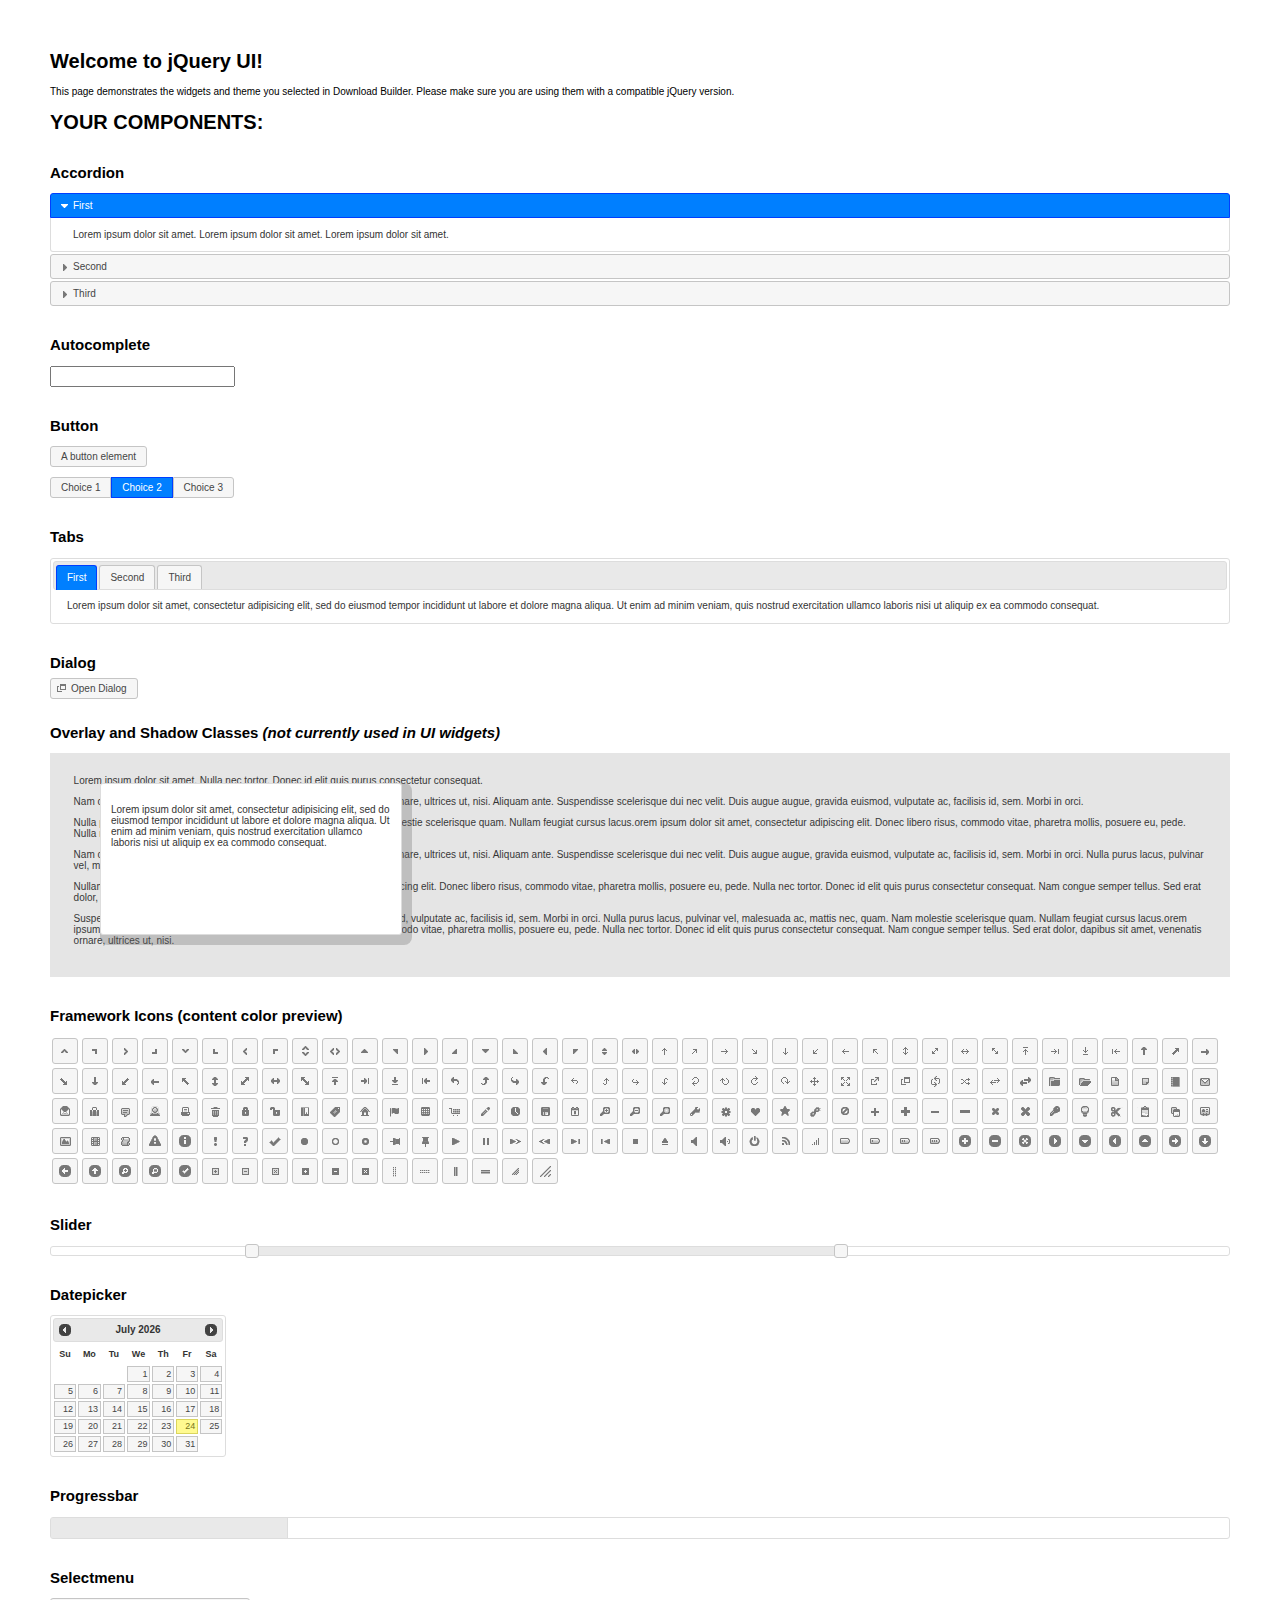
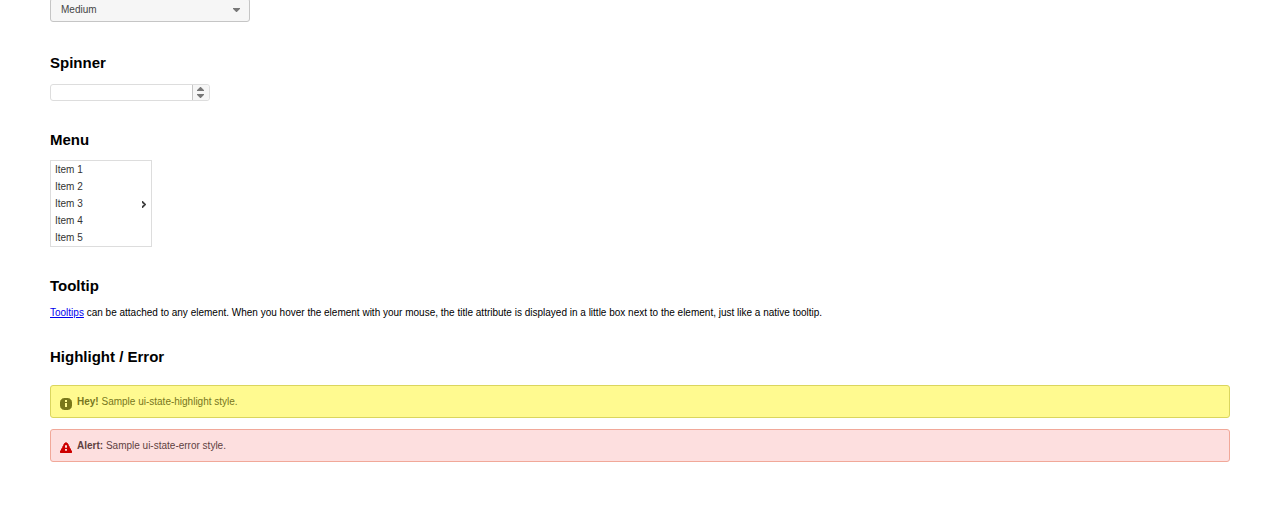
<file: asset/jquery-ui-1.11.4.custom/index.html>
<!doctype html>
<html lang="us">
<head>
	<meta charset="utf-8">
	<title>jQuery UI Example Page</title>
	<link href="jquery-ui.css" rel="stylesheet">
	<style>
	body{
		font: 62.5% "Trebuchet MS", sans-serif;
		margin: 50px;
	}
	.demoHeaders {
		margin-top: 2em;
	}
	#dialog-link {
		padding: .4em 1em .4em 20px;
		text-decoration: none;
		position: relative;
	}
	#dialog-link span.ui-icon {
		margin: 0 5px 0 0;
		position: absolute;
		left: .2em;
		top: 50%;
		margin-top: -8px;
	}
	#icons {
		margin: 0;
		padding: 0;
	}
	#icons li {
		margin: 2px;
		position: relative;
		padding: 4px 0;
		cursor: pointer;
		float: left;
		list-style: none;
	}
	#icons span.ui-icon {
		float: left;
		margin: 0 4px;
	}
	.fakewindowcontain .ui-widget-overlay {
		position: absolute;
	}
	select {
		width: 200px;
	}
	</style>
</head>
<body>

<h1>Welcome to jQuery UI!</h1>

<div class="ui-widget">
	<p>This page demonstrates the widgets and theme you selected in Download Builder. Please make sure you are using them with a compatible jQuery version.</p>
</div>

<h1>YOUR COMPONENTS:</h1>

<!-- Accordion -->
<h2 class="demoHeaders">Accordion</h2>
<div id="accordion">
	<h3>First</h3>
	<div>Lorem ipsum dolor sit amet. Lorem ipsum dolor sit amet. Lorem ipsum dolor sit amet.</div>
	<h3>Second</h3>
	<div>Phasellus mattis tincidunt nibh.</div>
	<h3>Third</h3>
	<div>Nam dui erat, auctor a, dignissim quis.</div>
</div>

<!-- Autocomplete -->
<h2 class="demoHeaders">Autocomplete</h2>
<div>
	<input id="autocomplete" title="type &quot;a&quot;">
</div>

<!-- Button -->
<h2 class="demoHeaders">Button</h2>
<button id="button">A button element</button>
<form style="margin-top: 1em;">
	<div id="radioset">
		<input type="radio" id="radio1" name="radio"><label for="radio1">Choice 1</label>
		<input type="radio" id="radio2" name="radio" checked="checked"><label for="radio2">Choice 2</label>
		<input type="radio" id="radio3" name="radio"><label for="radio3">Choice 3</label>
	</div>
</form>

<!-- Tabs -->
<h2 class="demoHeaders">Tabs</h2>
<div id="tabs">
	<ul>
		<li><a href="#tabs-1">First</a></li>
		<li><a href="#tabs-2">Second</a></li>
		<li><a href="#tabs-3">Third</a></li>
	</ul>
	<div id="tabs-1">Lorem ipsum dolor sit amet, consectetur adipisicing elit, sed do eiusmod tempor incididunt ut labore et dolore magna aliqua. Ut enim ad minim veniam, quis nostrud exercitation ullamco laboris nisi ut aliquip ex ea commodo consequat.</div>
	<div id="tabs-2">Phasellus mattis tincidunt nibh. Cras orci urna, blandit id, pretium vel, aliquet ornare, felis. Maecenas scelerisque sem non nisl. Fusce sed lorem in enim dictum bibendum.</div>
	<div id="tabs-3">Nam dui erat, auctor a, dignissim quis, sollicitudin eu, felis. Pellentesque nisi urna, interdum eget, sagittis et, consequat vestibulum, lacus. Mauris porttitor ullamcorper augue.</div>
</div>

<!-- Dialog NOTE: Dialog is not generated by UI in this demo so it can be visually styled in themeroller-->
<h2 class="demoHeaders">Dialog</h2>
<p><a href="#" id="dialog-link" class="ui-state-default ui-corner-all"><span class="ui-icon ui-icon-newwin"></span>Open Dialog</a></p>

<h2 class="demoHeaders">Overlay and Shadow Classes <em>(not currently used in UI widgets)</em></h2>
<div style="position: relative; width: 96%; height: 200px; padding:1% 2%; overflow:hidden;" class="fakewindowcontain">
	<p>Lorem ipsum dolor sit amet,  Nulla nec tortor. Donec id elit quis purus consectetur consequat. </p><p>Nam congue semper tellus. Sed erat dolor, dapibus sit amet, venenatis ornare, ultrices ut, nisi. Aliquam ante. Suspendisse scelerisque dui nec velit. Duis augue augue, gravida euismod, vulputate ac, facilisis id, sem. Morbi in orci. </p><p>Nulla purus lacus, pulvinar vel, malesuada ac, mattis nec, quam. Nam molestie scelerisque quam. Nullam feugiat cursus lacus.orem ipsum dolor sit amet, consectetur adipiscing elit. Donec libero risus, commodo vitae, pharetra mollis, posuere eu, pede. Nulla nec tortor. Donec id elit quis purus consectetur consequat. </p><p>Nam congue semper tellus. Sed erat dolor, dapibus sit amet, venenatis ornare, ultrices ut, nisi. Aliquam ante. Suspendisse scelerisque dui nec velit. Duis augue augue, gravida euismod, vulputate ac, facilisis id, sem. Morbi in orci. Nulla purus lacus, pulvinar vel, malesuada ac, mattis nec, quam. Nam molestie scelerisque quam. </p><p>Nullam feugiat cursus lacus.orem ipsum dolor sit amet, consectetur adipiscing elit. Donec libero risus, commodo vitae, pharetra mollis, posuere eu, pede. Nulla nec tortor. Donec id elit quis purus consectetur consequat. Nam congue semper tellus. Sed erat dolor, dapibus sit amet, venenatis ornare, ultrices ut, nisi. Aliquam ante. </p><p>Suspendisse scelerisque dui nec velit. Duis augue augue, gravida euismod, vulputate ac, facilisis id, sem. Morbi in orci. Nulla purus lacus, pulvinar vel, malesuada ac, mattis nec, quam. Nam molestie scelerisque quam. Nullam feugiat cursus lacus.orem ipsum dolor sit amet, consectetur adipiscing elit. Donec libero risus, commodo vitae, pharetra mollis, posuere eu, pede. Nulla nec tortor. Donec id elit quis purus consectetur consequat. Nam congue semper tellus. Sed erat dolor, dapibus sit amet, venenatis ornare, ultrices ut, nisi. </p>

	<!-- ui-dialog -->
	<div class="ui-overlay"><div class="ui-widget-overlay"></div><div class="ui-widget-shadow ui-corner-all" style="width: 302px; height: 152px; position: absolute; left: 50px; top: 30px;"></div></div>
	<div style="position: absolute; width: 280px; height: 130px;left: 50px; top: 30px; padding: 10px;" class="ui-widget ui-widget-content ui-corner-all">
		<div class="ui-dialog-content ui-widget-content" style="background: none; border: 0;">
			<p>Lorem ipsum dolor sit amet, consectetur adipisicing elit, sed do eiusmod tempor incididunt ut labore et dolore magna aliqua. Ut enim ad minim veniam, quis nostrud exercitation ullamco laboris nisi ut aliquip ex ea commodo consequat.</p>
		</div>
	</div>

</div>

<!-- ui-dialog -->
<div id="dialog" title="Dialog Title">
	<p>Lorem ipsum dolor sit amet, consectetur adipisicing elit, sed do eiusmod tempor incididunt ut labore et dolore magna aliqua. Ut enim ad minim veniam, quis nostrud exercitation ullamco laboris nisi ut aliquip ex ea commodo consequat.</p>
</div>


<h2 class="demoHeaders">Framework Icons (content color preview)</h2>
<ul id="icons" class="ui-widget ui-helper-clearfix">
	<li class="ui-state-default ui-corner-all" title=".ui-icon-carat-1-n"><span class="ui-icon ui-icon-carat-1-n"></span></li>
	<li class="ui-state-default ui-corner-all" title=".ui-icon-carat-1-ne"><span class="ui-icon ui-icon-carat-1-ne"></span></li>
	<li class="ui-state-default ui-corner-all" title=".ui-icon-carat-1-e"><span class="ui-icon ui-icon-carat-1-e"></span></li>
	<li class="ui-state-default ui-corner-all" title=".ui-icon-carat-1-se"><span class="ui-icon ui-icon-carat-1-se"></span></li>
	<li class="ui-state-default ui-corner-all" title=".ui-icon-carat-1-s"><span class="ui-icon ui-icon-carat-1-s"></span></li>
	<li class="ui-state-default ui-corner-all" title=".ui-icon-carat-1-sw"><span class="ui-icon ui-icon-carat-1-sw"></span></li>
	<li class="ui-state-default ui-corner-all" title=".ui-icon-carat-1-w"><span class="ui-icon ui-icon-carat-1-w"></span></li>
	<li class="ui-state-default ui-corner-all" title=".ui-icon-carat-1-nw"><span class="ui-icon ui-icon-carat-1-nw"></span></li>
	<li class="ui-state-default ui-corner-all" title=".ui-icon-carat-2-n-s"><span class="ui-icon ui-icon-carat-2-n-s"></span></li>
	<li class="ui-state-default ui-corner-all" title=".ui-icon-carat-2-e-w"><span class="ui-icon ui-icon-carat-2-e-w"></span></li>
	<li class="ui-state-default ui-corner-all" title=".ui-icon-triangle-1-n"><span class="ui-icon ui-icon-triangle-1-n"></span></li>
	<li class="ui-state-default ui-corner-all" title=".ui-icon-triangle-1-ne"><span class="ui-icon ui-icon-triangle-1-ne"></span></li>
	<li class="ui-state-default ui-corner-all" title=".ui-icon-triangle-1-e"><span class="ui-icon ui-icon-triangle-1-e"></span></li>
	<li class="ui-state-default ui-corner-all" title=".ui-icon-triangle-1-se"><span class="ui-icon ui-icon-triangle-1-se"></span></li>
	<li class="ui-state-default ui-corner-all" title=".ui-icon-triangle-1-s"><span class="ui-icon ui-icon-triangle-1-s"></span></li>
	<li class="ui-state-default ui-corner-all" title=".ui-icon-triangle-1-sw"><span class="ui-icon ui-icon-triangle-1-sw"></span></li>
	<li class="ui-state-default ui-corner-all" title=".ui-icon-triangle-1-w"><span class="ui-icon ui-icon-triangle-1-w"></span></li>
	<li class="ui-state-default ui-corner-all" title=".ui-icon-triangle-1-nw"><span class="ui-icon ui-icon-triangle-1-nw"></span></li>
	<li class="ui-state-default ui-corner-all" title=".ui-icon-triangle-2-n-s"><span class="ui-icon ui-icon-triangle-2-n-s"></span></li>
	<li class="ui-state-default ui-corner-all" title=".ui-icon-triangle-2-e-w"><span class="ui-icon ui-icon-triangle-2-e-w"></span></li>
	<li class="ui-state-default ui-corner-all" title=".ui-icon-arrow-1-n"><span class="ui-icon ui-icon-arrow-1-n"></span></li>
	<li class="ui-state-default ui-corner-all" title=".ui-icon-arrow-1-ne"><span class="ui-icon ui-icon-arrow-1-ne"></span></li>
	<li class="ui-state-default ui-corner-all" title=".ui-icon-arrow-1-e"><span class="ui-icon ui-icon-arrow-1-e"></span></li>
	<li class="ui-state-default ui-corner-all" title=".ui-icon-arrow-1-se"><span class="ui-icon ui-icon-arrow-1-se"></span></li>
	<li class="ui-state-default ui-corner-all" title=".ui-icon-arrow-1-s"><span class="ui-icon ui-icon-arrow-1-s"></span></li>
	<li class="ui-state-default ui-corner-all" title=".ui-icon-arrow-1-sw"><span class="ui-icon ui-icon-arrow-1-sw"></span></li>
	<li class="ui-state-default ui-corner-all" title=".ui-icon-arrow-1-w"><span class="ui-icon ui-icon-arrow-1-w"></span></li>
	<li class="ui-state-default ui-corner-all" title=".ui-icon-arrow-1-nw"><span class="ui-icon ui-icon-arrow-1-nw"></span></li>
	<li class="ui-state-default ui-corner-all" title=".ui-icon-arrow-2-n-s"><span class="ui-icon ui-icon-arrow-2-n-s"></span></li>
	<li class="ui-state-default ui-corner-all" title=".ui-icon-arrow-2-ne-sw"><span class="ui-icon ui-icon-arrow-2-ne-sw"></span></li>
	<li class="ui-state-default ui-corner-all" title=".ui-icon-arrow-2-e-w"><span class="ui-icon ui-icon-arrow-2-e-w"></span></li>
	<li class="ui-state-default ui-corner-all" title=".ui-icon-arrow-2-se-nw"><span class="ui-icon ui-icon-arrow-2-se-nw"></span></li>
	<li class="ui-state-default ui-corner-all" title=".ui-icon-arrowstop-1-n"><span class="ui-icon ui-icon-arrowstop-1-n"></span></li>
	<li class="ui-state-default ui-corner-all" title=".ui-icon-arrowstop-1-e"><span class="ui-icon ui-icon-arrowstop-1-e"></span></li>
	<li class="ui-state-default ui-corner-all" title=".ui-icon-arrowstop-1-s"><span class="ui-icon ui-icon-arrowstop-1-s"></span></li>
	<li class="ui-state-default ui-corner-all" title=".ui-icon-arrowstop-1-w"><span class="ui-icon ui-icon-arrowstop-1-w"></span></li>
	<li class="ui-state-default ui-corner-all" title=".ui-icon-arrowthick-1-n"><span class="ui-icon ui-icon-arrowthick-1-n"></span></li>
	<li class="ui-state-default ui-corner-all" title=".ui-icon-arrowthick-1-ne"><span class="ui-icon ui-icon-arrowthick-1-ne"></span></li>
	<li class="ui-state-default ui-corner-all" title=".ui-icon-arrowthick-1-e"><span class="ui-icon ui-icon-arrowthick-1-e"></span></li>
	<li class="ui-state-default ui-corner-all" title=".ui-icon-arrowthick-1-se"><span class="ui-icon ui-icon-arrowthick-1-se"></span></li>
	<li class="ui-state-default ui-corner-all" title=".ui-icon-arrowthick-1-s"><span class="ui-icon ui-icon-arrowthick-1-s"></span></li>
	<li class="ui-state-default ui-corner-all" title=".ui-icon-arrowthick-1-sw"><span class="ui-icon ui-icon-arrowthick-1-sw"></span></li>
	<li class="ui-state-default ui-corner-all" title=".ui-icon-arrowthick-1-w"><span class="ui-icon ui-icon-arrowthick-1-w"></span></li>
	<li class="ui-state-default ui-corner-all" title=".ui-icon-arrowthick-1-nw"><span class="ui-icon ui-icon-arrowthick-1-nw"></span></li>
	<li class="ui-state-default ui-corner-all" title=".ui-icon-arrowthick-2-n-s"><span class="ui-icon ui-icon-arrowthick-2-n-s"></span></li>
	<li class="ui-state-default ui-corner-all" title=".ui-icon-arrowthick-2-ne-sw"><span class="ui-icon ui-icon-arrowthick-2-ne-sw"></span></li>
	<li class="ui-state-default ui-corner-all" title=".ui-icon-arrowthick-2-e-w"><span class="ui-icon ui-icon-arrowthick-2-e-w"></span></li>
	<li class="ui-state-default ui-corner-all" title=".ui-icon-arrowthick-2-se-nw"><span class="ui-icon ui-icon-arrowthick-2-se-nw"></span></li>
	<li class="ui-state-default ui-corner-all" title=".ui-icon-arrowthickstop-1-n"><span class="ui-icon ui-icon-arrowthickstop-1-n"></span></li>
	<li class="ui-state-default ui-corner-all" title=".ui-icon-arrowthickstop-1-e"><span class="ui-icon ui-icon-arrowthickstop-1-e"></span></li>
	<li class="ui-state-default ui-corner-all" title=".ui-icon-arrowthickstop-1-s"><span class="ui-icon ui-icon-arrowthickstop-1-s"></span></li>
	<li class="ui-state-default ui-corner-all" title=".ui-icon-arrowthickstop-1-w"><span class="ui-icon ui-icon-arrowthickstop-1-w"></span></li>
	<li class="ui-state-default ui-corner-all" title=".ui-icon-arrowreturnthick-1-w"><span class="ui-icon ui-icon-arrowreturnthick-1-w"></span></li>
	<li class="ui-state-default ui-corner-all" title=".ui-icon-arrowreturnthick-1-n"><span class="ui-icon ui-icon-arrowreturnthick-1-n"></span></li>
	<li class="ui-state-default ui-corner-all" title=".ui-icon-arrowreturnthick-1-e"><span class="ui-icon ui-icon-arrowreturnthick-1-e"></span></li>
	<li class="ui-state-default ui-corner-all" title=".ui-icon-arrowreturnthick-1-s"><span class="ui-icon ui-icon-arrowreturnthick-1-s"></span></li>
	<li class="ui-state-default ui-corner-all" title=".ui-icon-arrowreturn-1-w"><span class="ui-icon ui-icon-arrowreturn-1-w"></span></li>
	<li class="ui-state-default ui-corner-all" title=".ui-icon-arrowreturn-1-n"><span class="ui-icon ui-icon-arrowreturn-1-n"></span></li>
	<li class="ui-state-default ui-corner-all" title=".ui-icon-arrowreturn-1-e"><span class="ui-icon ui-icon-arrowreturn-1-e"></span></li>
	<li class="ui-state-default ui-corner-all" title=".ui-icon-arrowreturn-1-s"><span class="ui-icon ui-icon-arrowreturn-1-s"></span></li>
	<li class="ui-state-default ui-corner-all" title=".ui-icon-arrowrefresh-1-w"><span class="ui-icon ui-icon-arrowrefresh-1-w"></span></li>
	<li class="ui-state-default ui-corner-all" title=".ui-icon-arrowrefresh-1-n"><span class="ui-icon ui-icon-arrowrefresh-1-n"></span></li>
	<li class="ui-state-default ui-corner-all" title=".ui-icon-arrowrefresh-1-e"><span class="ui-icon ui-icon-arrowrefresh-1-e"></span></li>
	<li class="ui-state-default ui-corner-all" title=".ui-icon-arrowrefresh-1-s"><span class="ui-icon ui-icon-arrowrefresh-1-s"></span></li>
	<li class="ui-state-default ui-corner-all" title=".ui-icon-arrow-4"><span class="ui-icon ui-icon-arrow-4"></span></li>
	<li class="ui-state-default ui-corner-all" title=".ui-icon-arrow-4-diag"><span class="ui-icon ui-icon-arrow-4-diag"></span></li>
	<li class="ui-state-default ui-corner-all" title=".ui-icon-extlink"><span class="ui-icon ui-icon-extlink"></span></li>
	<li class="ui-state-default ui-corner-all" title=".ui-icon-newwin"><span class="ui-icon ui-icon-newwin"></span></li>
	<li class="ui-state-default ui-corner-all" title=".ui-icon-refresh"><span class="ui-icon ui-icon-refresh"></span></li>
	<li class="ui-state-default ui-corner-all" title=".ui-icon-shuffle"><span class="ui-icon ui-icon-shuffle"></span></li>
	<li class="ui-state-default ui-corner-all" title=".ui-icon-transfer-e-w"><span class="ui-icon ui-icon-transfer-e-w"></span></li>
	<li class="ui-state-default ui-corner-all" title=".ui-icon-transferthick-e-w"><span class="ui-icon ui-icon-transferthick-e-w"></span></li>
	<li class="ui-state-default ui-corner-all" title=".ui-icon-folder-collapsed"><span class="ui-icon ui-icon-folder-collapsed"></span></li>
	<li class="ui-state-default ui-corner-all" title=".ui-icon-folder-open"><span class="ui-icon ui-icon-folder-open"></span></li>
	<li class="ui-state-default ui-corner-all" title=".ui-icon-document"><span class="ui-icon ui-icon-document"></span></li>
	<li class="ui-state-default ui-corner-all" title=".ui-icon-document-b"><span class="ui-icon ui-icon-document-b"></span></li>
	<li class="ui-state-default ui-corner-all" title=".ui-icon-note"><span class="ui-icon ui-icon-note"></span></li>
	<li class="ui-state-default ui-corner-all" title=".ui-icon-mail-closed"><span class="ui-icon ui-icon-mail-closed"></span></li>
	<li class="ui-state-default ui-corner-all" title=".ui-icon-mail-open"><span class="ui-icon ui-icon-mail-open"></span></li>
	<li class="ui-state-default ui-corner-all" title=".ui-icon-suitcase"><span class="ui-icon ui-icon-suitcase"></span></li>
	<li class="ui-state-default ui-corner-all" title=".ui-icon-comment"><span class="ui-icon ui-icon-comment"></span></li>
	<li class="ui-state-default ui-corner-all" title=".ui-icon-person"><span class="ui-icon ui-icon-person"></span></li>
	<li class="ui-state-default ui-corner-all" title=".ui-icon-print"><span class="ui-icon ui-icon-print"></span></li>
	<li class="ui-state-default ui-corner-all" title=".ui-icon-trash"><span class="ui-icon ui-icon-trash"></span></li>
	<li class="ui-state-default ui-corner-all" title=".ui-icon-locked"><span class="ui-icon ui-icon-locked"></span></li>
	<li class="ui-state-default ui-corner-all" title=".ui-icon-unlocked"><span class="ui-icon ui-icon-unlocked"></span></li>
	<li class="ui-state-default ui-corner-all" title=".ui-icon-bookmark"><span class="ui-icon ui-icon-bookmark"></span></li>
	<li class="ui-state-default ui-corner-all" title=".ui-icon-tag"><span class="ui-icon ui-icon-tag"></span></li>
	<li class="ui-state-default ui-corner-all" title=".ui-icon-home"><span class="ui-icon ui-icon-home"></span></li>
	<li class="ui-state-default ui-corner-all" title=".ui-icon-flag"><span class="ui-icon ui-icon-flag"></span></li>
	<li class="ui-state-default ui-corner-all" title=".ui-icon-calculator"><span class="ui-icon ui-icon-calculator"></span></li>
	<li class="ui-state-default ui-corner-all" title=".ui-icon-cart"><span class="ui-icon ui-icon-cart"></span></li>
	<li class="ui-state-default ui-corner-all" title=".ui-icon-pencil"><span class="ui-icon ui-icon-pencil"></span></li>
	<li class="ui-state-default ui-corner-all" title=".ui-icon-clock"><span class="ui-icon ui-icon-clock"></span></li>
	<li class="ui-state-default ui-corner-all" title=".ui-icon-disk"><span class="ui-icon ui-icon-disk"></span></li>
	<li class="ui-state-default ui-corner-all" title=".ui-icon-calendar"><span class="ui-icon ui-icon-calendar"></span></li>
	<li class="ui-state-default ui-corner-all" title=".ui-icon-zoomin"><span class="ui-icon ui-icon-zoomin"></span></li>
	<li class="ui-state-default ui-corner-all" title=".ui-icon-zoomout"><span class="ui-icon ui-icon-zoomout"></span></li>
	<li class="ui-state-default ui-corner-all" title=".ui-icon-search"><span class="ui-icon ui-icon-search"></span></li>
	<li class="ui-state-default ui-corner-all" title=".ui-icon-wrench"><span class="ui-icon ui-icon-wrench"></span></li>
	<li class="ui-state-default ui-corner-all" title=".ui-icon-gear"><span class="ui-icon ui-icon-gear"></span></li>
	<li class="ui-state-default ui-corner-all" title=".ui-icon-heart"><span class="ui-icon ui-icon-heart"></span></li>
	<li class="ui-state-default ui-corner-all" title=".ui-icon-star"><span class="ui-icon ui-icon-star"></span></li>
	<li class="ui-state-default ui-corner-all" title=".ui-icon-link"><span class="ui-icon ui-icon-link"></span></li>
	<li class="ui-state-default ui-corner-all" title=".ui-icon-cancel"><span class="ui-icon ui-icon-cancel"></span></li>
	<li class="ui-state-default ui-corner-all" title=".ui-icon-plus"><span class="ui-icon ui-icon-plus"></span></li>
	<li class="ui-state-default ui-corner-all" title=".ui-icon-plusthick"><span class="ui-icon ui-icon-plusthick"></span></li>
	<li class="ui-state-default ui-corner-all" title=".ui-icon-minus"><span class="ui-icon ui-icon-minus"></span></li>
	<li class="ui-state-default ui-corner-all" title=".ui-icon-minusthick"><span class="ui-icon ui-icon-minusthick"></span></li>
	<li class="ui-state-default ui-corner-all" title=".ui-icon-close"><span class="ui-icon ui-icon-close"></span></li>
	<li class="ui-state-default ui-corner-all" title=".ui-icon-closethick"><span class="ui-icon ui-icon-closethick"></span></li>
	<li class="ui-state-default ui-corner-all" title=".ui-icon-key"><span class="ui-icon ui-icon-key"></span></li>
	<li class="ui-state-default ui-corner-all" title=".ui-icon-lightbulb"><span class="ui-icon ui-icon-lightbulb"></span></li>
	<li class="ui-state-default ui-corner-all" title=".ui-icon-scissors"><span class="ui-icon ui-icon-scissors"></span></li>
	<li class="ui-state-default ui-corner-all" title=".ui-icon-clipboard"><span class="ui-icon ui-icon-clipboard"></span></li>
	<li class="ui-state-default ui-corner-all" title=".ui-icon-copy"><span class="ui-icon ui-icon-copy"></span></li>
	<li class="ui-state-default ui-corner-all" title=".ui-icon-contact"><span class="ui-icon ui-icon-contact"></span></li>
	<li class="ui-state-default ui-corner-all" title=".ui-icon-image"><span class="ui-icon ui-icon-image"></span></li>
	<li class="ui-state-default ui-corner-all" title=".ui-icon-video"><span class="ui-icon ui-icon-video"></span></li>
	<li class="ui-state-default ui-corner-all" title=".ui-icon-script"><span class="ui-icon ui-icon-script"></span></li>
	<li class="ui-state-default ui-corner-all" title=".ui-icon-alert"><span class="ui-icon ui-icon-alert"></span></li>
	<li class="ui-state-default ui-corner-all" title=".ui-icon-info"><span class="ui-icon ui-icon-info"></span></li>
	<li class="ui-state-default ui-corner-all" title=".ui-icon-notice"><span class="ui-icon ui-icon-notice"></span></li>
	<li class="ui-state-default ui-corner-all" title=".ui-icon-help"><span class="ui-icon ui-icon-help"></span></li>
	<li class="ui-state-default ui-corner-all" title=".ui-icon-check"><span class="ui-icon ui-icon-check"></span></li>
	<li class="ui-state-default ui-corner-all" title=".ui-icon-bullet"><span class="ui-icon ui-icon-bullet"></span></li>
	<li class="ui-state-default ui-corner-all" title=".ui-icon-radio-off"><span class="ui-icon ui-icon-radio-off"></span></li>
	<li class="ui-state-default ui-corner-all" title=".ui-icon-radio-on"><span class="ui-icon ui-icon-radio-on"></span></li>
	<li class="ui-state-default ui-corner-all" title=".ui-icon-pin-w"><span class="ui-icon ui-icon-pin-w"></span></li>
	<li class="ui-state-default ui-corner-all" title=".ui-icon-pin-s"><span class="ui-icon ui-icon-pin-s"></span></li>
	<li class="ui-state-default ui-corner-all" title=".ui-icon-play"><span class="ui-icon ui-icon-play"></span></li>
	<li class="ui-state-default ui-corner-all" title=".ui-icon-pause"><span class="ui-icon ui-icon-pause"></span></li>
	<li class="ui-state-default ui-corner-all" title=".ui-icon-seek-next"><span class="ui-icon ui-icon-seek-next"></span></li>
	<li class="ui-state-default ui-corner-all" title=".ui-icon-seek-prev"><span class="ui-icon ui-icon-seek-prev"></span></li>
	<li class="ui-state-default ui-corner-all" title=".ui-icon-seek-end"><span class="ui-icon ui-icon-seek-end"></span></li>
	<li class="ui-state-default ui-corner-all" title=".ui-icon-seek-first"><span class="ui-icon ui-icon-seek-first"></span></li>
	<li class="ui-state-default ui-corner-all" title=".ui-icon-stop"><span class="ui-icon ui-icon-stop"></span></li>
	<li class="ui-state-default ui-corner-all" title=".ui-icon-eject"><span class="ui-icon ui-icon-eject"></span></li>
	<li class="ui-state-default ui-corner-all" title=".ui-icon-volume-off"><span class="ui-icon ui-icon-volume-off"></span></li>
	<li class="ui-state-default ui-corner-all" title=".ui-icon-volume-on"><span class="ui-icon ui-icon-volume-on"></span></li>
	<li class="ui-state-default ui-corner-all" title=".ui-icon-power"><span class="ui-icon ui-icon-power"></span></li>
	<li class="ui-state-default ui-corner-all" title=".ui-icon-signal-diag"><span class="ui-icon ui-icon-signal-diag"></span></li>
	<li class="ui-state-default ui-corner-all" title=".ui-icon-signal"><span class="ui-icon ui-icon-signal"></span></li>
	<li class="ui-state-default ui-corner-all" title=".ui-icon-battery-0"><span class="ui-icon ui-icon-battery-0"></span></li>
	<li class="ui-state-default ui-corner-all" title=".ui-icon-battery-1"><span class="ui-icon ui-icon-battery-1"></span></li>
	<li class="ui-state-default ui-corner-all" title=".ui-icon-battery-2"><span class="ui-icon ui-icon-battery-2"></span></li>
	<li class="ui-state-default ui-corner-all" title=".ui-icon-battery-3"><span class="ui-icon ui-icon-battery-3"></span></li>
	<li class="ui-state-default ui-corner-all" title=".ui-icon-circle-plus"><span class="ui-icon ui-icon-circle-plus"></span></li>
	<li class="ui-state-default ui-corner-all" title=".ui-icon-circle-minus"><span class="ui-icon ui-icon-circle-minus"></span></li>
	<li class="ui-state-default ui-corner-all" title=".ui-icon-circle-close"><span class="ui-icon ui-icon-circle-close"></span></li>
	<li class="ui-state-default ui-corner-all" title=".ui-icon-circle-triangle-e"><span class="ui-icon ui-icon-circle-triangle-e"></span></li>
	<li class="ui-state-default ui-corner-all" title=".ui-icon-circle-triangle-s"><span class="ui-icon ui-icon-circle-triangle-s"></span></li>
	<li class="ui-state-default ui-corner-all" title=".ui-icon-circle-triangle-w"><span class="ui-icon ui-icon-circle-triangle-w"></span></li>
	<li class="ui-state-default ui-corner-all" title=".ui-icon-circle-triangle-n"><span class="ui-icon ui-icon-circle-triangle-n"></span></li>
	<li class="ui-state-default ui-corner-all" title=".ui-icon-circle-arrow-e"><span class="ui-icon ui-icon-circle-arrow-e"></span></li>
	<li class="ui-state-default ui-corner-all" title=".ui-icon-circle-arrow-s"><span class="ui-icon ui-icon-circle-arrow-s"></span></li>
	<li class="ui-state-default ui-corner-all" title=".ui-icon-circle-arrow-w"><span class="ui-icon ui-icon-circle-arrow-w"></span></li>
	<li class="ui-state-default ui-corner-all" title=".ui-icon-circle-arrow-n"><span class="ui-icon ui-icon-circle-arrow-n"></span></li>
	<li class="ui-state-default ui-corner-all" title=".ui-icon-circle-zoomin"><span class="ui-icon ui-icon-circle-zoomin"></span></li>
	<li class="ui-state-default ui-corner-all" title=".ui-icon-circle-zoomout"><span class="ui-icon ui-icon-circle-zoomout"></span></li>
	<li class="ui-state-default ui-corner-all" title=".ui-icon-circle-check"><span class="ui-icon ui-icon-circle-check"></span></li>
	<li class="ui-state-default ui-corner-all" title=".ui-icon-circlesmall-plus"><span class="ui-icon ui-icon-circlesmall-plus"></span></li>
	<li class="ui-state-default ui-corner-all" title=".ui-icon-circlesmall-minus"><span class="ui-icon ui-icon-circlesmall-minus"></span></li>
	<li class="ui-state-default ui-corner-all" title=".ui-icon-circlesmall-close"><span class="ui-icon ui-icon-circlesmall-close"></span></li>
	<li class="ui-state-default ui-corner-all" title=".ui-icon-squaresmall-plus"><span class="ui-icon ui-icon-squaresmall-plus"></span></li>
	<li class="ui-state-default ui-corner-all" title=".ui-icon-squaresmall-minus"><span class="ui-icon ui-icon-squaresmall-minus"></span></li>
	<li class="ui-state-default ui-corner-all" title=".ui-icon-squaresmall-close"><span class="ui-icon ui-icon-squaresmall-close"></span></li>
	<li class="ui-state-default ui-corner-all" title=".ui-icon-grip-dotted-vertical"><span class="ui-icon ui-icon-grip-dotted-vertical"></span></li>
	<li class="ui-state-default ui-corner-all" title=".ui-icon-grip-dotted-horizontal"><span class="ui-icon ui-icon-grip-dotted-horizontal"></span></li>
	<li class="ui-state-default ui-corner-all" title=".ui-icon-grip-solid-vertical"><span class="ui-icon ui-icon-grip-solid-vertical"></span></li>
	<li class="ui-state-default ui-corner-all" title=".ui-icon-grip-solid-horizontal"><span class="ui-icon ui-icon-grip-solid-horizontal"></span></li>
	<li class="ui-state-default ui-corner-all" title=".ui-icon-gripsmall-diagonal-se"><span class="ui-icon ui-icon-gripsmall-diagonal-se"></span></li>
	<li class="ui-state-default ui-corner-all" title=".ui-icon-grip-diagonal-se"><span class="ui-icon ui-icon-grip-diagonal-se"></span></li>
</ul>

<!-- Slider -->
<h2 class="demoHeaders">Slider</h2>
<div id="slider"></div>

<!-- Datepicker -->
<h2 class="demoHeaders">Datepicker</h2>
<div id="datepicker"></div>

<!-- Progressbar -->
<h2 class="demoHeaders">Progressbar</h2>
<div id="progressbar"></div>

<!-- Progressbar -->
<h2 class="demoHeaders">Selectmenu</h2>
<select id="selectmenu">
	<option>Slower</option>
	<option>Slow</option>
	<option selected="selected">Medium</option>
	<option>Fast</option>
	<option>Faster</option>
</select>

<!-- Spinner -->
<h2 class="demoHeaders">Spinner</h2>
<input id="spinner">

<!-- Menu -->
<h2 class="demoHeaders">Menu</h2>
<ul style="width:100px;" id="menu">
	<li>Item 1</li>
	<li>Item 2</li>
	<li>Item 3
		<ul>
			<li>Item 3-1</li>
			<li>Item 3-2</li>
			<li>Item 3-3</li>
			<li>Item 3-4</li>
			<li>Item 3-5</li>
		</ul>
	</li>
	<li>Item 4</li>
	<li>Item 5</li>
</ul>

<!-- Tooltip -->
<h2 class="demoHeaders">Tooltip</h2>
<p id="tooltip">
	<a href="#" title="That&apos;s what this widget is">Tooltips</a> can be attached to any element. When you hover
the element with your mouse, the title attribute is displayed in a little box next to the element, just like a native tooltip.
</p>

<!-- Highlight / Error -->
<h2 class="demoHeaders">Highlight / Error</h2>
<div class="ui-widget">
	<div class="ui-state-highlight ui-corner-all" style="margin-top: 20px; padding: 0 .7em;">
		<p><span class="ui-icon ui-icon-info" style="float: left; margin-right: .3em;"></span>
		<strong>Hey!</strong> Sample ui-state-highlight style.</p>
	</div>
</div>
<br>
<div class="ui-widget">
	<div class="ui-state-error ui-corner-all" style="padding: 0 .7em;">
		<p><span class="ui-icon ui-icon-alert" style="float: left; margin-right: .3em;"></span>
		<strong>Alert:</strong> Sample ui-state-error style.</p>
	</div>
</div>

<script src="external/jquery/jquery.js"></script>
<script src="jquery-ui.js"></script>
<script>
$( "#accordion" ).accordion();

var availableTags = [
	"ActionScript",
	"AppleScript",
	"Asp",
	"BASIC",
	"C",
	"C++",
	"Clojure",
	"COBOL",
	"ColdFusion",
	"Erlang",
	"Fortran",
	"Groovy",
	"Haskell",
	"Java",
	"JavaScript",
	"Lisp",
	"Perl",
	"PHP",
	"Python",
	"Ruby",
	"Scala",
	"Scheme"
];
$( "#autocomplete" ).autocomplete({
	source: availableTags
});

$( "#button" ).button();
$( "#radioset" ).buttonset();

$( "#tabs" ).tabs();

$( "#dialog" ).dialog({
	autoOpen: false,
	width: 400,
	buttons: [
		{
			text: "Ok",
			click: function() {
				$( this ).dialog( "close" );
			}
		},
		{
			text: "Cancel",
			click: function() {
				$( this ).dialog( "close" );
			}
		}
	]
});

// Link to open the dialog
$( "#dialog-link" ).click(function( event ) {
	$( "#dialog" ).dialog( "open" );
	event.preventDefault();
});

$( "#datepicker" ).datepicker({
	inline: true
});

$( "#slider" ).slider({
	range: true,
	values: [ 17, 67 ]
});

$( "#progressbar" ).progressbar({
	value: 20
});

$( "#spinner" ).spinner();

$( "#menu" ).menu();

$( "#tooltip" ).tooltip();

$( "#selectmenu" ).selectmenu();

// Hover states on the static widgets
$( "#dialog-link, #icons li" ).hover(
	function() {
		$( this ).addClass( "ui-state-hover" );
	},
	function() {
		$( this ).removeClass( "ui-state-hover" );
	}
);
</script>
</body>
</html>
</file>
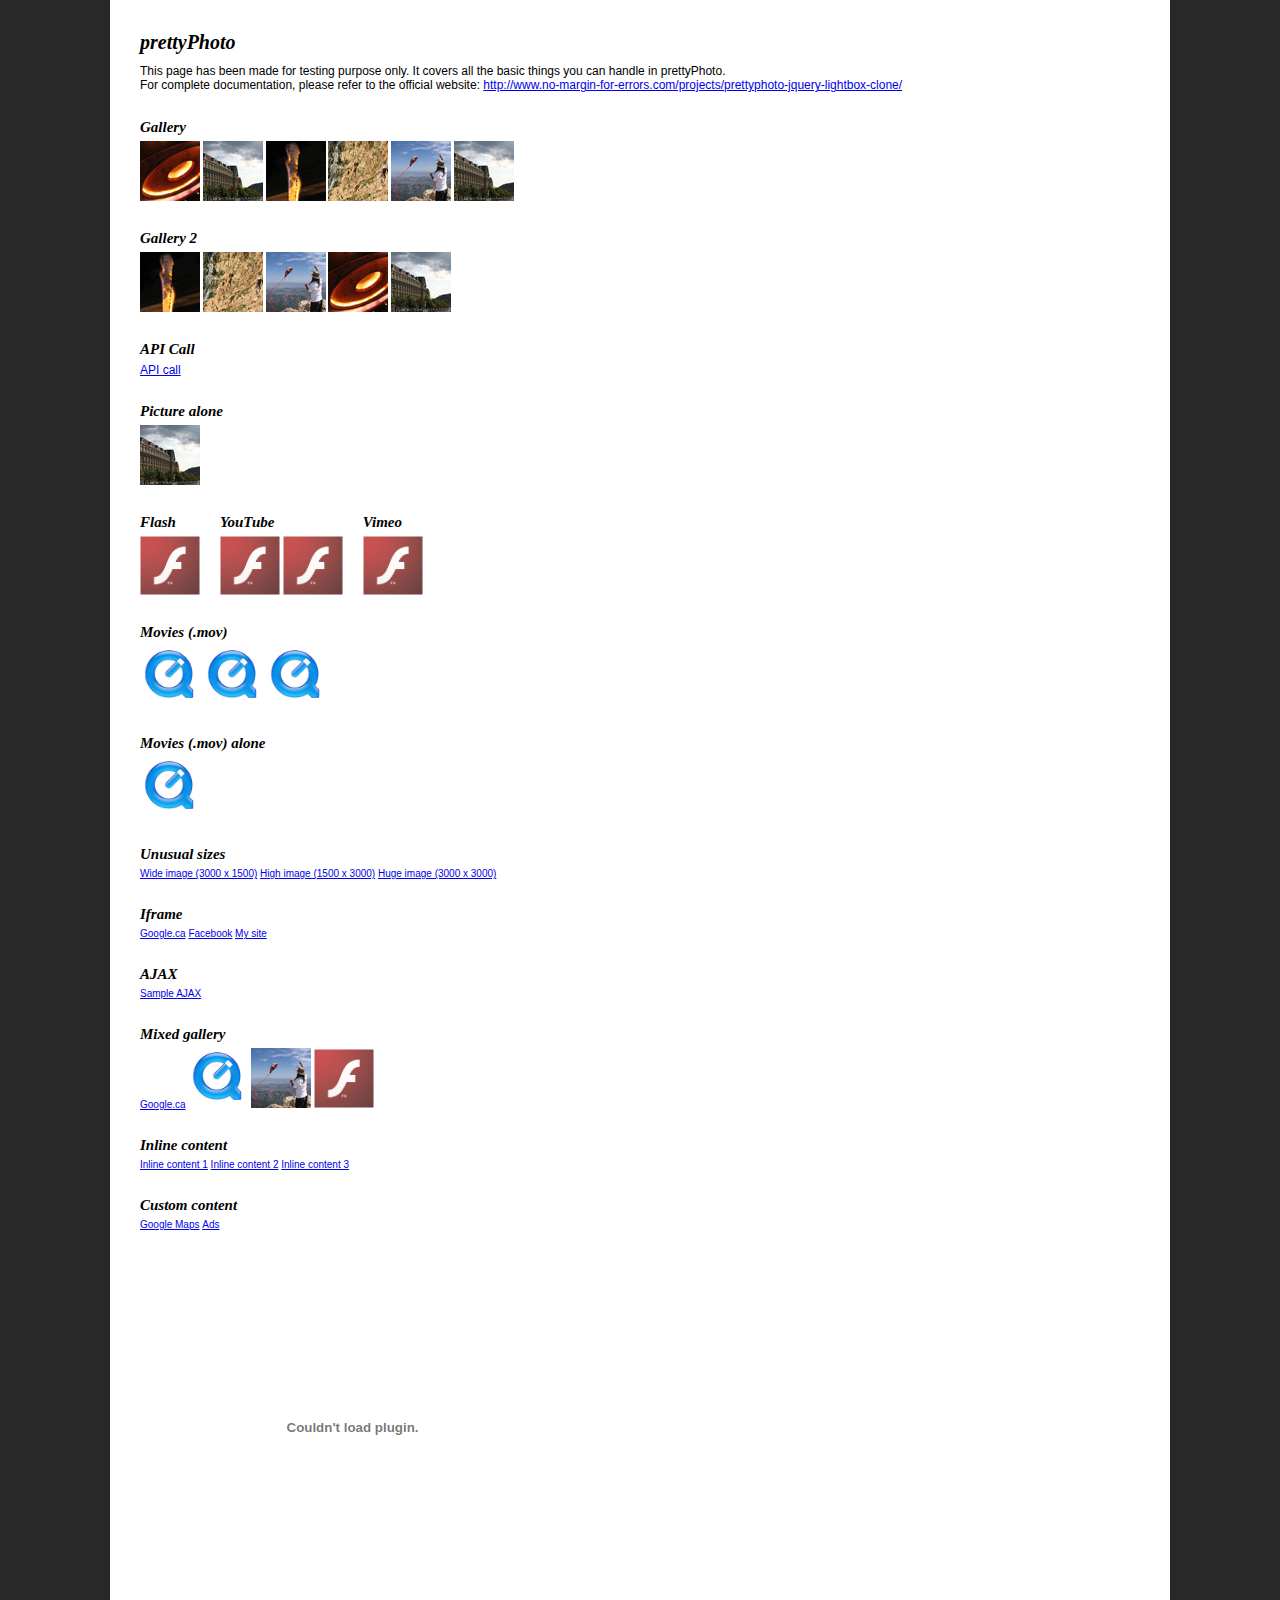
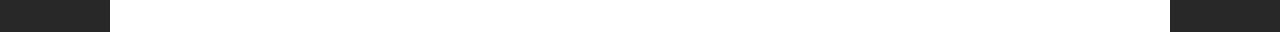
<file: asset/prettyphoto-master/prettyphoto-master/index.html>
<!DOCTYPE html>
<html>
	<head>
		<title>jQuery lightbox clone - prettyPhoto - by Stephane Caron</title>
		<meta http-equiv="Content-Type" content="text/html; charset=utf-8" />
		<script src="https://ajax.googleapis.com/ajax/libs/jquery/1.9.0/jquery.min.js" type="text/javascript"></script>
		<!--script src="js/jquery.lint.js" type="text/javascript" charset="utf-8"></script-->
		<link rel="stylesheet" href="css/prettyPhoto.css" type="text/css" media="screen" title="prettyPhoto main stylesheet" charset="utf-8" />
		<script src="js/jquery.prettyPhoto.js" type="text/javascript" charset="utf-8"></script>
		
		<style type="text/css" media="screen">
			* { margin: 0; padding: 0; }
			
			body {
				background: #282828;
				font: 62.5%/1.2 Arial, Verdana, Sans-Serif;
				padding: 0 20px;
			}
			
			h1 { font-family: Georgia; font-style: italic; margin-bottom: 10px; }
			
			h2 {
				font-family: Georgia;
				font-style: italic;
				margin: 25px 0 5px 0;
			}
			
			p { font-size: 1.2em; }
			
			ul li { display: inline; }
			
			.wide {
				border-bottom: 1px #000 solid;
				width: 4000px;
			}
			
			.fleft { float: left; margin: 0 20px 0 0; }
			
			.cboth { clear: both; }
			
			#main {
				background: #fff;
				margin: 0 auto;
				padding: 30px;
				width: 1000px;
			}
		</style>
	</head>
	<body>
		<div id="main">
			<h1>prettyPhoto</h1>
			
			<p>This page has been made for testing purpose only. It covers all the basic things you can handle in prettyPhoto.</p>
	
			<p>For complete documentation, please refer to the official website: <a href="http://www.no-margin-for-errors.com/projects/prettyphoto-jquery-lightbox-clone/">http://www.no-margin-for-errors.com/projects/prettyphoto-jquery-lightbox-clone/</a></p>
	
			<h2>Gallery</h2>
			<ul class="gallery clearfix">
				<li><a href="images/fullscreen/1.JPG?lol=lol" rel="prettyPhoto[gallery1]" title="You can add caption to pictures. You can add caption to pictures. You can add caption to pictures."><img src="images/thumbnails/t_1.jpg" width="60" height="60" alt="Red round shape" /></a></li>
				<li><a href="images/fullscreen/2.jpg" rel="prettyPhoto[gallery1]"><img src="images/thumbnails/t_2.jpg" width="60" height="60" alt="Nice building" /></a></li>
				<li><a href="images/fullscreen/3.jpg" rel="prettyPhoto[gallery1]"><img src="images/thumbnails/t_3.jpg" width="60" height="60" alt="Fire!" /></a></li>
				<li><a href="images/fullscreen/4.jpg" rel="prettyPhoto[gallery1]"><img src="images/thumbnails/t_4.jpg" width="60" height="60" alt="Rock climbing" /></a></li>
				<li><a href="images/fullscreen/5.jpg" rel="prettyPhoto[gallery1]"><img src="images/thumbnails/t_5.jpg" width="60" height="60" alt="Fly kite, fly!" /></a></li>
				<li><a href="images/fullscreen/6.jpg" rel="prettyPhoto[gallery1]"><img src="images/thumbnails/t_2.jpg" width="60" height="60" alt="Nice building" /></a></li>
			</ul>

			<h2>Gallery 2</h2>
			<ul class="gallery clearfix">
				<li><a href="images/fullscreen/3.jpg" rel="prettyPhoto[gallery2]" title="How is the description on that one? How is the description on that one? How is the description on that one? "><img src="images/thumbnails/t_3.jpg" width="60" height="60" alt="This is a pretty long title" /></a></li>
				<li><a href="images/fullscreen/4.jpg" rel="prettyPhoto[gallery2]" title="Description on a single line."><img src="images/thumbnails/t_4.jpg" width="60" height="60" alt="" /></a></li>
				<li><a href="images/fullscreen/5.jpg" rel="prettyPhoto[gallery2]"><img src="images/thumbnails/t_5.jpg" width="60" height="60" alt="" /></a></li>
				<li><a href="images/fullscreen/1.jpg" rel="prettyPhoto[gallery2]"><img src="images/thumbnails/t_1.jpg" width="60" height="60" alt="" /></a></li>
				<li><a href="images/fullscreen/2.jpg" rel="prettyPhoto[gallery2]"><img src="images/thumbnails/t_2.jpg" width="60" height="60" alt="" /></a></li>
			</ul>

			<h2>API Call</h2>
			<script type="text/javascript" charset="utf-8">
				api_gallery=['images/fullscreen/1.JPG','images/fullscreen/2.jpg','images/fullscreen/3.JPG'];
				api_titles=['API Call Image 1','API Call Image 2','API Call Image 3'];
				api_descriptions=['Description 1','Description 2','Description 3'];
			</script>
			<p><a href="#" onclick="$.prettyPhoto.open(api_gallery,api_titles,api_descriptions); return false">API call</a></p>

			<h2>Picture alone</h2>
			<ul class="gallery clearfix">
				<li><a href="images/fullscreen/2.jpg" rel="prettyPhoto" title="&lt;a href=&#x27;http://www.google.ca&#x27; target=&#x27;_blank&#x27; &gt;This will open Google.com in a new window&lt;/a&gt;"><img src="images/thumbnails/t_2.jpg" width="60" height="60" alt="Picture alone 1" /></a></li>
			</ul>
			<div class="fleft">
				<h2>Flash</h2>
				<ul class="gallery clearfix">
					<li><a href="http://www.adobe.com/products/flashplayer/include/marquee/design.swf?width=792&amp;height=294" rel="prettyPhoto[flash]" title="Flash 10 demo"><img src="images/thumbnails/flash-logo.png" width="60" alt="Flash 10 demo" /></a></li>
				</ul>
			</div>
			<div class="fleft">
				<h2>YouTube</h2>
				<ul class="gallery clearfix">
					<li><a href="http://www.youtube.com/watch?v=kh29_SERH0Y?rel=0" rel="prettyPhoto" title="YouTube demo"><img src="images/thumbnails/flash-logo.png" width="60" alt="" /></a></li>
					<li><a href="http://youtu.be/kh29_SERH0Y?rel=0" rel="prettyPhoto" title="YouTube demo"><img src="images/thumbnails/flash-logo.png" width="60" alt="" /></a></li>
				</ul>
			</div>
			<div class="fleft">
				<h2>Vimeo</h2>
				<ul class="gallery clearfix">
					<li><a href="http://vimeo.com/7874398&width=700" rel="prettyPhoto" title="Vimeo video"><img src="images/thumbnails/flash-logo.png" width="60" alt="VIMEO!" /></a></li>
				</ul>
			</div>
			
			<br class="cboth" />
	
			<h2>Movies (.mov)</h2>
			<ul class="gallery clearfix">
				<li><a href="http://trailers.apple.com/movies/disney/tronlegacy/tronlegacy-tsr1_r640s.mov?width=640&height=272" rel="prettyPhoto[movies]" title="Tron!"><img src="images/thumbnails/quicktime-logo.gif" alt="Tron teaser" width="60" /></a></li>
				<li><a href="http://trailers.apple.com/movies/sony_pictures/karatekid/karatekid-tlr3_r640s.mov?width=640&height=304" rel="prettyPhoto[movies]" title="The Karate Kid"><img src="images/thumbnails/quicktime-logo.gif" alt="The Karate Kid" width="60" /></a></li>
				<li><a href="http://trailers.apple.com/movies/paramount/shutterisland/shutterisland-tvspot1_r640s.mov?width=640&height=272" rel="prettyPhoto[movies]" title="Shutter Island"><img src="images/thumbnails/quicktime-logo.gif" alt="Shutter Island" width="60" /></a></li>
			</ul>
	
			<h2>Movies (.mov) alone</h2>
			<ul class="gallery clearfix">
				<li><a href="http://trailers.apple.com/movies/disney/tronlegacy/tronlegacy-tsr1_r640s.mov?width=640&height=272" rel="prettyPhoto" title="Tron!"><img src="images/thumbnails/quicktime-logo.gif" alt="Tron teaser" width="60" /></a></li>
			</ul>
	
			<h2>Unusual sizes</h2>
			<ul class="gallery clearfix">
				<li><a href="images/fullscreen/wide.gif" rel="prettyPhoto[unusual]">Wide image (3000 x 1500)</a></li>
				<li><a href="images/fullscreen/high.gif" rel="prettyPhoto[unusual]">High image (1500 x 3000)</a></li>
				<li><a href="images/fullscreen/huge.gif" rel="prettyPhoto[unusual]">Huge image (3000 x 3000)</a></li>
			</ul>
	
			<h2>Iframe</h2>
			<ul class="gallery clearfix">
				<li><a href="http://www.google.com/search?ie=UTF-8&amp;oe=UTF-8&amp;q=prettyphoto&amp;iframe=true&amp;width=100%&amp;height=100%" rel="prettyPhoto[iframe]">Google.ca</a></li>
				<li><a href="http://www.facebook.com?iframe=true&amp;width=600&amp;height=300" rel="prettyPhoto[iframe]">Facebook</a></li>
				<li><a href="http://nmfe.co?iframe=true&amp;width=300&amp;height=200" rel="prettyPhoto[iframe]">My site</a></li>
			</ul>
	
			<h2>AJAX</h2>
			<ul class="gallery clearfix">
				<li><a href="xhr_response.html?ajax=true&amp;width=400&amp;height=160" rel="prettyPhoto[ajax]">Sample AJAX</a></li>
			</ul>
	
			<h2>Mixed gallery</h2>
			<ul class="gallery clearfix">
				<li><a href="http://www.google.ca?iframe=true&amp;width=1000&amp;height=500" rel="prettyPhoto[mixed]">Google.ca</a></li>
				<li><a href="http://trailers.apple.com/movies/disney/tronlegacy/tronlegacy-tsr1_r640s.mov?width=640&height=272" rel="prettyPhoto[mixed]" title="Tron!"><img src="images/thumbnails/quicktime-logo.gif" alt="Tron teaser" width="60" /></a></li>
				<li><a href="images/fullscreen/5.jpg" rel="prettyPhoto[mixed]"><img src="images/thumbnails/t_5.jpg" width="60" height="60" alt="" /></a></li>
				<li><a href="http://www.adobe.com/products/flashplayer/include/marquee/design.swf?width=792&amp;height=294" rel="prettyPhoto[mixed]" title="Flash 10 demo"><img src="images/thumbnails/flash-logo.png" width="60" alt="Flash 10 demo" /></a></li>
			</ul>
	
			<h2>Inline content</h2>
			<ul class="gallery clearfix">
				<li><a href="#inline_demo" rel="prettyPhoto[inline]">Inline content 1</a></li>
				<li><a href="#inline_demo2" rel="prettyPhoto[inline]">Inline content 2</a></li>
				<li><a href="#inline_demo3" rel="prettyPhoto[inline]">Inline content 3</a></li>
			</ul>
			<div id="inline_demo" style="display:none;">
				<p><a href="http://www.google.ca?iframe=true&amp;width=1000&amp;height=500">Google.ca</a></p>
				<p>Lorem ipsum dolor sit amet, consectetur adipisicing elit, sed do eiusmod tempor incididunt ut labore et dolore magna aliqua. Ut enim ad minim veniam, quis nostrud exercitation ullamco laboris nisi ut aliquip ex ea commodo consequat. Duis aute irure dolor in reprehenderit in voluptate velit esse cillum dolore eu fugiat nulla pariatur. Excepteur sint occaecat cupidatat non proident, sunt in culpa qui officia deserunt mollit anim id est laborum.</p>
			</div>
			<div id="inline_demo2" style="display:none;">
				<p>Lorem ipsum dolor sit amet, consectetur adipisicing elit, sed do eiusmod tempor incididunt ut labore et dolore magna aliqua. Ut enim ad minim veniam, quis nostrud exercitation ullamco laboris nisi ut aliquip ex ea commodo consequat. Duis aute irure dolor in reprehenderit in voluptate velit esse cillum dolore eu fugiat nulla pariatur. Excepteur sint occaecat cupidatat non proident, sunt in culpa qui officia deserunt mollit anim id est laborum.</p>
				<p>Lorem ipsum dolor sit amet, consectetur adipisicing elit, sed do eiusmod tempor incididunt ut labore et dolore magna aliqua. Ut enim ad minim veniam, quis nostrud exercitation ullamco laboris nisi ut aliquip ex ea commodo consequat. Duis aute irure dolor in reprehenderit in voluptate velit esse cillum dolore eu fugiat nulla pariatur. Excepteur sint occaecat cupidatat non proident, sunt in culpa qui officia deserunt mollit anim id est laborum.</p>
				<p>Lorem ipsum dolor sit amet, consectetur adipisicing elit, sed do eiusmod tempor incididunt ut labore et dolore magna aliqua. Ut enim ad minim veniam, quis nostrud exercitation ullamco laboris nisi ut aliquip ex ea commodo consequat. Duis aute irure dolor in reprehenderit in voluptate velit esse cillum dolore eu fugiat nulla pariatur. Excepteur sint occaecat cupidatat non proident, sunt in culpa qui officia deserunt mollit anim id est laborum.</p>
				<p>Lorem ipsum dolor sit amet, consectetur adipisicing elit, sed do eiusmod tempor incididunt ut labore et dolore magna aliqua. Ut enim ad minim veniam, quis nostrud exercitation ullamco laboris nisi ut aliquip ex ea commodo consequat. Duis aute irure dolor in reprehenderit in voluptate velit esse cillum dolore eu fugiat nulla pariatur. Excepteur sint occaecat cupidatat non proident, sunt in culpa qui officia deserunt mollit anim id est laborum.</p>
			</div>
			<div id="inline_demo3" style="display:none;">
				<p>Lorem ipsum dolor sit amet, consectetur adipisicing elit, sed do eiusmod tempor incididunt ut labore et dolore magna aliqua. Ut enim ad minim veniam, quis nostrud exercitation ullamco laboris nisi ut aliquip ex ea commodo consequat. Duis aute irure dolor in reprehenderit in voluptate velit esse cillum dolore eu fugiat nulla pariatur. Excepteur sint occaecat cupidatat non proident, sunt in culpa qui officia deserunt mollit anim id est laborum.</p>
				<p>Lorem ipsum dolor sit amet, consectetur adipisicing elit, sed do eiusmod tempor incididunt ut labore et dolore magna aliqua. Ut enim ad minim veniam, quis nostrud exercitation ullamco laboris nisi ut aliquip ex ea commodo consequat. Duis aute irure dolor in reprehenderit in voluptate velit esse cillum dolore eu fugiat nulla pariatur. Excepteur sint occaecat cupidatat non proident, sunt in culpa qui officia deserunt mollit anim id est laborum.</p>
				<p><img src="images/fullscreen/2.jpg" /></p>
			</div>
	
			<h2>Custom content</h2>
			<ul id="custom_content" class="gallery clearfix">
				<li><a href="#?custom=true&width=260&height=270" rel="prettyPhoto">Google Maps</a></li>
				<li><a href="#?custom=true&width=260&height=400" rel="prettyPhoto">Ads</a></li>
			</ul>
			
			<br /><br />
			
			<object width="425" height="344"><param name="movie" value="http://www.youtube.com/v/_HOMoTqEASY&hl=en&fs=1&"></param><param name="allowFullScreen" value="true"></param><param name="allowscriptaccess" value="always"></param><param name="wmode" value="opaque"></param><embed src="http://www.youtube.com/v/_HOMoTqEASY&hl=en&fs=1&" type="application/x-shockwave-flash" allowscriptaccess="always" allowfullscreen="true" width="425" height="344" wmode="opaque"></embed></object>
			<iframe title="YouTube video player" width="425" height="344" src="http://www.youtube.com/embed/_HOMoTqEASY" frameborder="0" allowfullscreen></iframe>
	
			<script type="text/javascript" charset="utf-8">
			$(document).ready(function(){
				$("area[rel^='prettyPhoto']").prettyPhoto();
				
				$(".gallery:first a[rel^='prettyPhoto']").prettyPhoto({animation_speed:'normal',theme:'light_square',slideshow:3000, autoplay_slideshow: true});
				$(".gallery:gt(0) a[rel^='prettyPhoto']").prettyPhoto({animation_speed:'fast',slideshow:10000, hideflash: true});
		
				$("#custom_content a[rel^='prettyPhoto']:first").prettyPhoto({
					custom_markup: '<div id="map_canvas" style="width:260px; height:265px"></div>',
					changepicturecallback: function(){ initialize(); }
				});

				$("#custom_content a[rel^='prettyPhoto']:last").prettyPhoto({
					custom_markup: '<div id="bsap_1259344" class="bsarocks bsap_d49a0984d0f377271ccbf01a33f2b6d6"></div><div id="bsap_1237859" class="bsarocks bsap_d49a0984d0f377271ccbf01a33f2b6d6" style="height:260px"></div><div id="bsap_1251710" class="bsarocks bsap_d49a0984d0f377271ccbf01a33f2b6d6"></div>',
					changepicturecallback: function(){ _bsap.exec(); }
				});
			});
			</script>
	
			<!-- Google Maps Code -->
			<script type="text/javascript"
			    src="http://maps.google.com/maps/api/js?sensor=true">
			</script>
			<script type="text/javascript">
			  function initialize() {
			    var latlng = new google.maps.LatLng(-34.397, 150.644);
			    var myOptions = {
			      zoom: 8,
			      center: latlng,
			      mapTypeId: google.maps.MapTypeId.ROADMAP
			    };
			    var map = new google.maps.Map(document.getElementById("map_canvas"),
			        myOptions);
			  }

			</script>
			<!-- END Google Maps Code -->
	
			<!-- BuySellAds.com Ad Code -->
			<style type="text/css" media="screen">
				.bsap a { float: left; }
			</style>
			<script type="text/javascript">
			(function(){
			  var bsa = document.createElement('script');
			     bsa.type = 'text/javascript';
			     bsa.async = true;
			     bsa.src = '//s3.buysellads.com/ac/bsa.js';
			  (document.getElementsByTagName('head')[0]||document.getElementsByTagName('body')[0]).appendChild(bsa);
			})();
			</script>
			<!-- END BuySellAds.com Ad Code -->
	</div>
	</body>
</html>
</file>
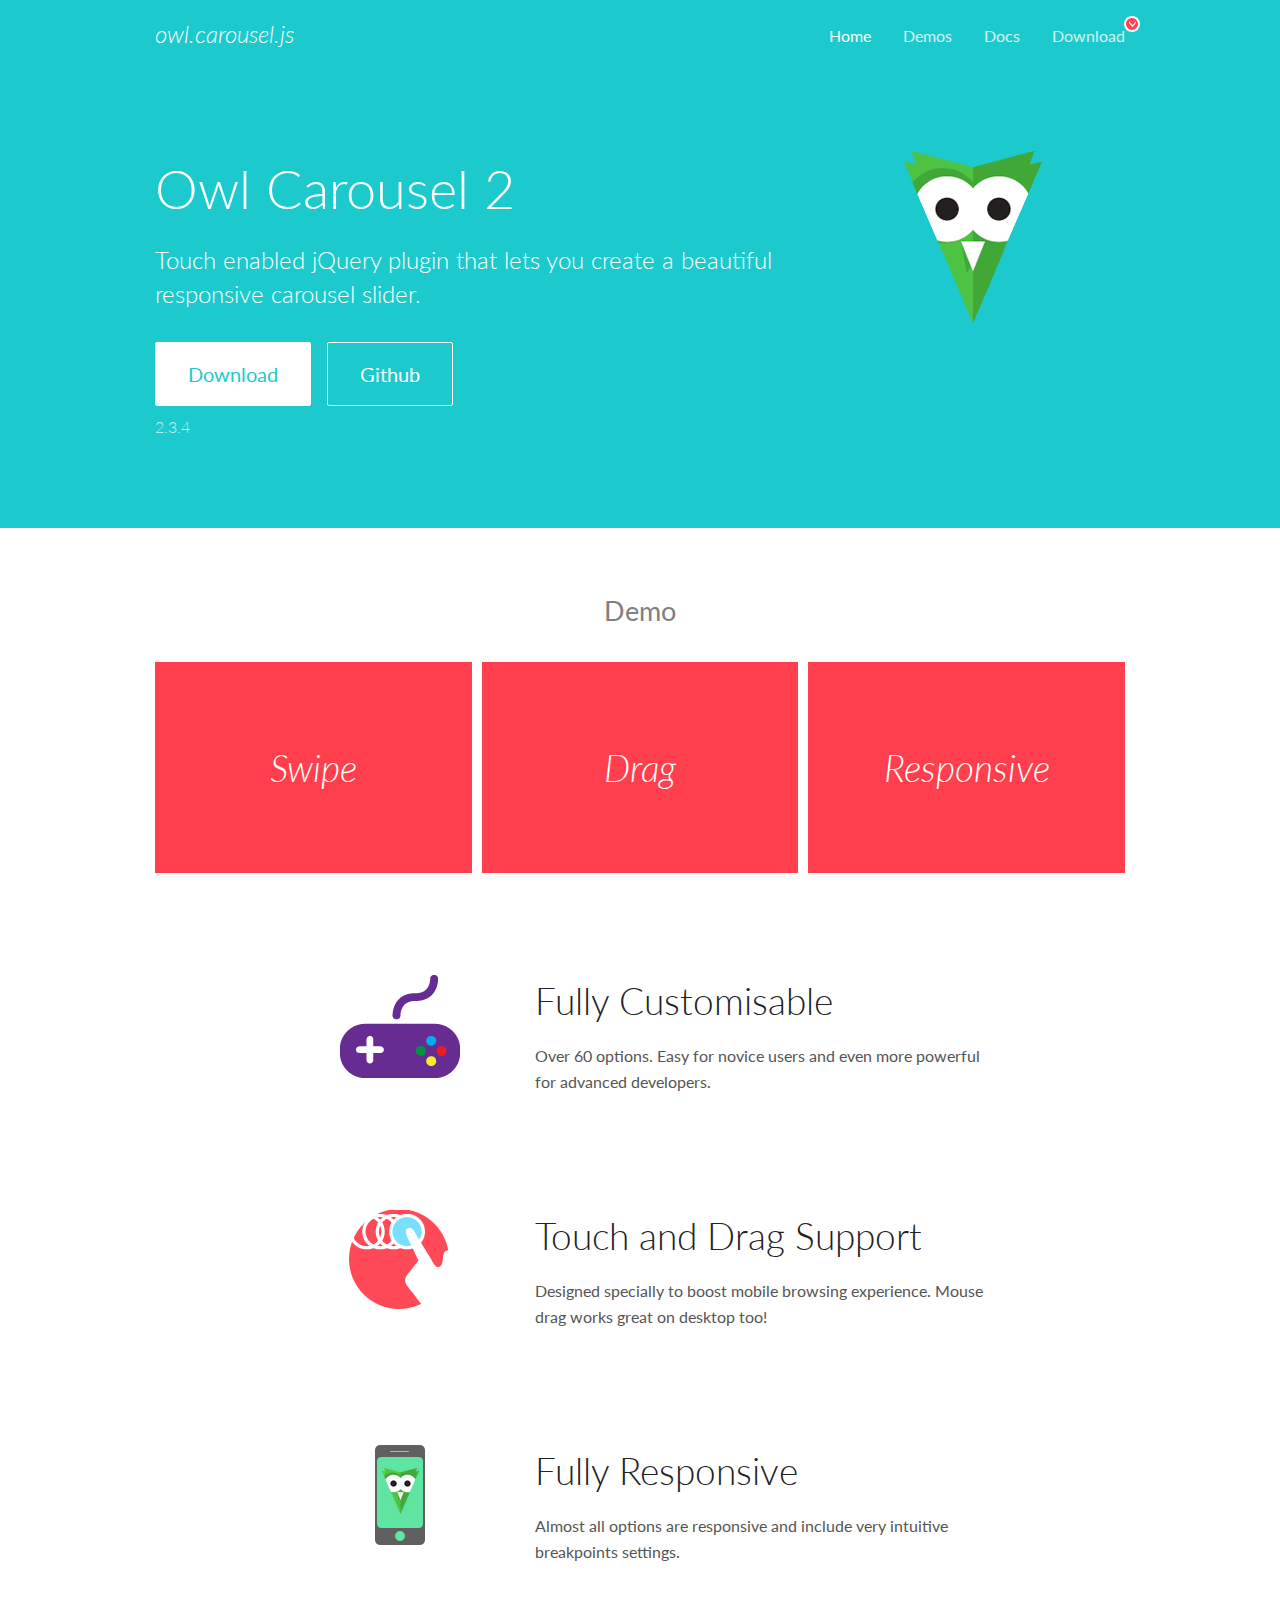
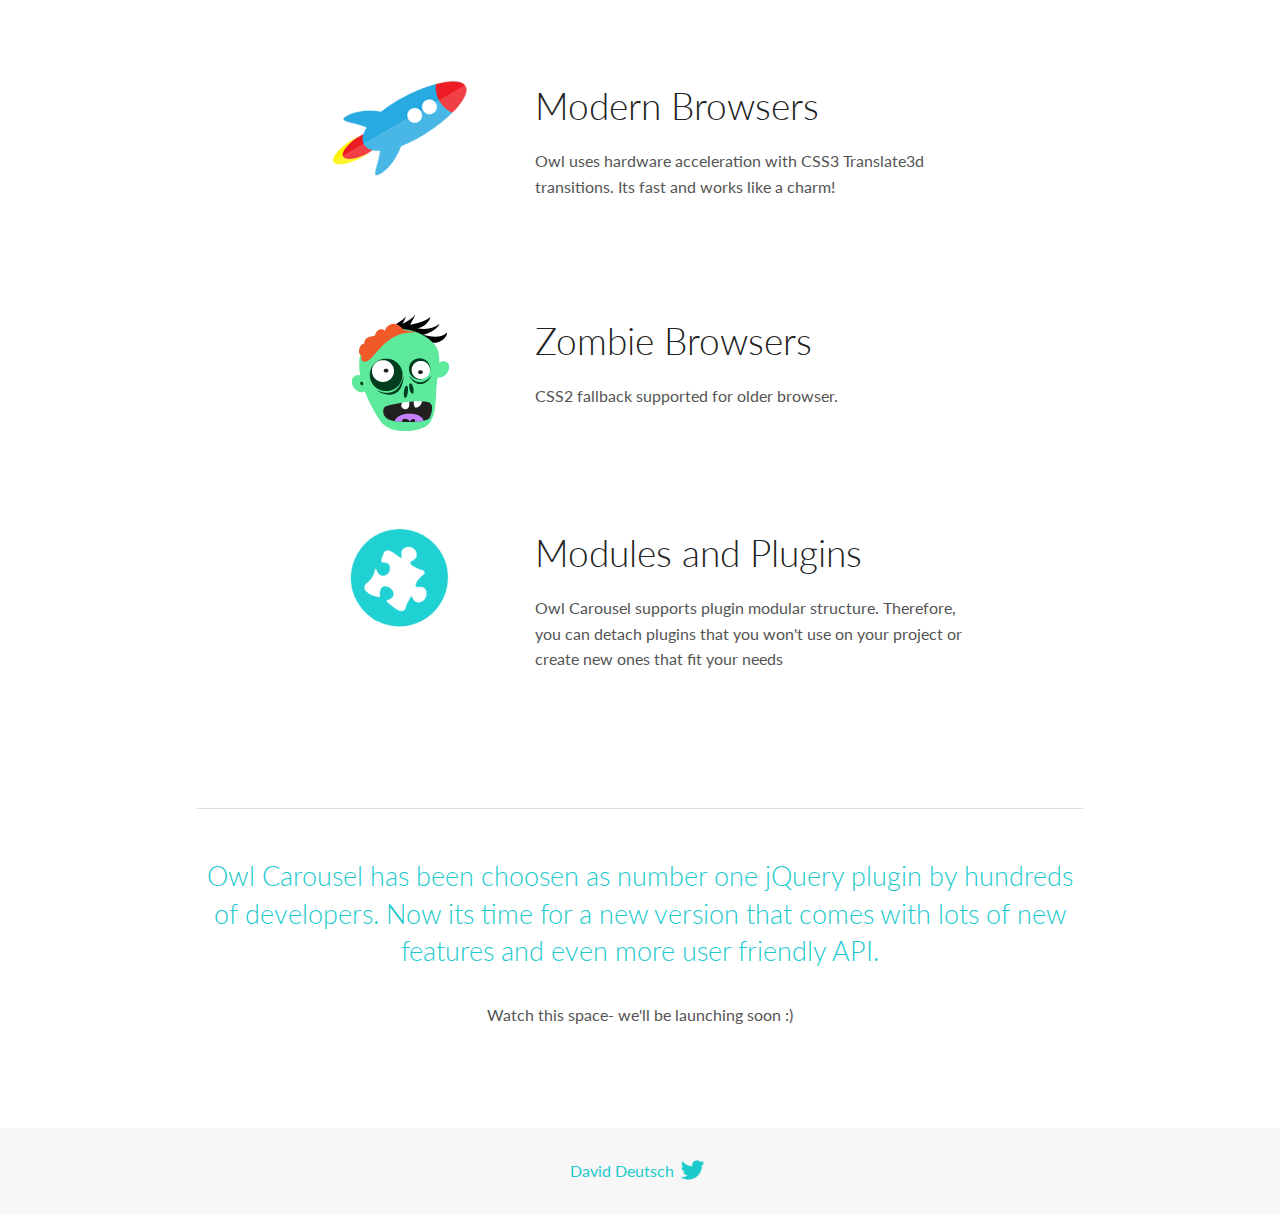
<file: asset/OwlCarousel2-2.3.4/OwlCarousel2-2.3.4/docs/index.html>
<!DOCTYPE html>
<html lang="en">
  <head>

    <!-- head -->
    <meta charset="utf-8">
    <meta name="msapplication-tap-highlight" content="no" />
    <meta name="viewport" content="width=device-width, initial-scale=1.0" />
    <meta name="description" content="Touch enabled jQuery plugin that lets you create beautiful responsive carousel slider.">
    <meta name="author" content="David Deutsch">
    <title>
      Home | Owl Carousel | 2.3.4
    </title>

    <!-- Stylesheets -->
    <link href='https://fonts.googleapis.com/css?family=Lato:300,400,700,400italic,300italic' rel='stylesheet' type='text/css'>
    <link rel="stylesheet" href="assets/css/docs.theme.min.css">

    <!-- Owl Stylesheets -->
    <link rel="stylesheet" href="assets/owlcarousel/assets/owl.carousel.min.css">
    <link rel="stylesheet" href="assets/owlcarousel/assets/owl.theme.default.min.css">

    <!-- HTML5 shim and Respond.js IE8 support of HTML5 elements and media queries -->

    <!--[if lt IE 9]>
      <script src="https://oss.maxcdn.com/libs/html5shiv/3.7.0/html5shiv.js"></script>
      <script src="https://oss.maxcdn.com/libs/respond.js/1.3.0/respond.min.js"></script>
    <![endif]-->

    <!-- Favicons -->
    <link rel="apple-touch-icon-precomposed" sizes="144x144" href="assets/ico/apple-touch-icon-144-precomposed.png">
    <link rel="shortcut icon" href="assets/ico/favicon.png">
    <link rel="shortcut icon" href="favicon.ico">

    <!-- Yeah i know js should not be in header. Its required for demos.-->

    <!-- javascript -->
    <script src="assets/vendors/jquery.min.js"></script>
    <script src="assets/owlcarousel/owl.carousel.js"></script>
  </head>
  <body>

    <!-- header -->
    <header class="header">
      <div class="row">
        <div class="large-12 columns">
          <div class="brand left">
            <h3>
              <a href="/OwlCarousel2/">owl.carousel.js</a> 
            </h3>
          </div>
          <a id="toggle-nav" class="right">
            <span></span> <span></span> <span></span> 
          </a> 
          <div class="nav-bar">
            <ul class="clearfix">
              <li class="active">
                <a href="/OwlCarousel2/index.html">Home</a> 
              </li>
              <li> <a href="/OwlCarousel2/demos/demos.html">Demos</a>  </li>
              <li> <a href="/OwlCarousel2/docs/started-welcome.html">Docs</a>  </li>
              <li>
                <a href="https://github.com/OwlCarousel2/OwlCarousel2/archive/2.3.4.zip">Download</a> 
                <span class="download"></span> 
              </li>
            </ul>
          </div>
        </div>
      </div>
    </header>

    <!-- home panel -->
    <section id="hero">
      <div class="row">
        <div class="large-8 medium-8 columns">
          <h1>Owl Carousel 2</h1>
          <h4>Touch enabled jQuery plugin that lets you create a beautiful responsive carousel slider.</h4>
          <a href="https://github.com/OwlCarousel2/OwlCarousel2/archive/2.3.4.zip" class="hero-button">Download</a> 
          <a href="https://github.com/OwlCarousel2/OwlCarousel2" class="hero-button outline">Github</a> 
          <p>2.3.4</p>
        </div>
        <div class="large-4 medium-4 columns">
          <img class="owl-logo" src="assets/img/owl-logo.png" alt="mr. Owl">
        </div>
      </div>
    </section>

    <!-- body -->
    <div class="home-demo">
      <div class="row">
        <div class="large-12 columns">
          <h3>Demo</h3>
          <div class="owl-carousel">
            <div class="item">
              <h2>Swipe</h2>
            </div>
            <div class="item">
              <h2>Drag</h2>
            </div>
            <div class="item">
              <h2>Responsive</h2>
            </div>
            <div class="item">
              <h2>CSS3</h2>
            </div>
            <div class="item">
              <h2>Fast</h2>
            </div>
            <div class="item">
              <h2>Easy</h2>
            </div>
            <div class="item">
              <h2>Free</h2>
            </div>
            <div class="item">
              <h2>Upgradable</h2>
            </div>
            <div class="item">
              <h2>Tons of options</h2>
            </div>
            <div class="item">
              <h2>Infinity</h2>
            </div>
            <div class="item">
              <h2>Auto Width</h2>
            </div>
          </div>
        </div>
      </div>
    </div>
    <script>
      var owl = $('.owl-carousel');
      owl.owlCarousel({
        margin: 10,
        loop: true,
        responsive: {
          0: {
            items: 1
          },
          600: {
            items: 2
          },
          1000: {
            items: 3
          }
        }
      })
    </script>

    <!-- features -->
    <div id="features">
      <div class="row">
        <div class="small-12 medium-9 small-centered columns">
          <section class="row feature">
            <div class="medium-4 small-12 columns">
              <img src="assets/img/feature-options.png" alt="">
            </div>
            <div class="medium-8 small-12 columns">
              <h2>Fully Customisable</h2>
              <p>Over 60 options. Easy for novice users and even more powerful for advanced developers.</p>
            </div>
          </section>
          <section class="row feature">
            <div class="medium-4 small-12 columns">
              <img src="assets/img/feature-drag.png" alt="">
            </div>
            <div class="medium-8 small-12 columns">
              <h2>Touch and Drag Support</h2>
              <p>Designed specially to boost mobile browsing experience. Mouse drag works great on desktop too!</p>
            </div>
          </section>
          <section class="row feature">
            <div class="medium-4 small-12 columns">
              <img src="assets/img/feature-responsive.png" alt="">
            </div>
            <div class="medium-8 small-12 columns">
              <h2>Fully Responsive</h2>
              <p>Almost all options are responsive and include very intuitive breakpoints settings.</p>
            </div>
          </section>
          <section class="row feature">
            <div class="medium-4 small-12 columns">
              <img src="assets/img/feature-modern.png" alt="">
            </div>
            <div class="medium-8 small-12 columns">
              <h2>Modern Browsers</h2>
              <p>Owl uses hardware acceleration with CSS3 Translate3d transitions. Its fast and works like a charm! </p>
            </div>
          </section>
          <section class="row feature">
            <div class="medium-4 small-12 columns">
              <img src="assets/img/feature-zombie.png" alt="">
            </div>
            <div class="medium-8 small-12 columns">
              <h2>Zombie Browsers</h2>
              <p>CSS2 fallback supported for older browser.</p>
            </div>
          </section>
          <section class="row feature">
            <div class="medium-4 small-12 columns">
              <img src="assets/img/feature-module.png" alt="">
            </div>
            <div class="medium-8 small-12 columns">
              <h2>Modules and Plugins</h2>
              <p>Owl Carousel supports plugin modular structure. Therefore, you can detach plugins that you won&#x27;t use on your project or create new ones that fit your needs</p>
            </div>
          </section>
        </div>
      </div>
    </div>

    <!-- footer -->
    <section id="teaser-text">
      <div class="row">
        <div class="small-12 medium-11 small-centered columns">
          <hr>
          <h3 id="owl-carousel-has-been-choosen-as-number-one-jquery-plugin-by-hundreds-of-developers-now-its-time-for-a-new-version-that-comes-with-lots-of-new-features-and-even-more-user-friendly-api-">Owl Carousel has been choosen as number one jQuery plugin by hundreds of developers. Now its time for a new version that comes with lots of new features and even more user friendly API.</h3>
          <p>Watch this space- we&#39;ll be launching soon :)</p>
        </div>
      </div>
    </section>

    <!-- footer -->
    <footer class="footer">
      <div class="row">
        <div class="large-12 columns">
          <h5>
            <a href="/OwlCarousel2/docs/support-contact.html">David Deutsch</a> 
            <a id="custom-tweet-button" href="https://twitter.com/share?url=https://github.com/OwlCarousel2/OwlCarousel2&text=Owl Carousel - This is so awesome! " target="_blank"></a> 
          </h5>
        </div>
      </div>
    </footer>

    <!-- vendors -->
    <script src="assets/vendors/highlight.js"></script>
    <script src="assets/js/app.js"></script>
  </body>
</html>
</file>
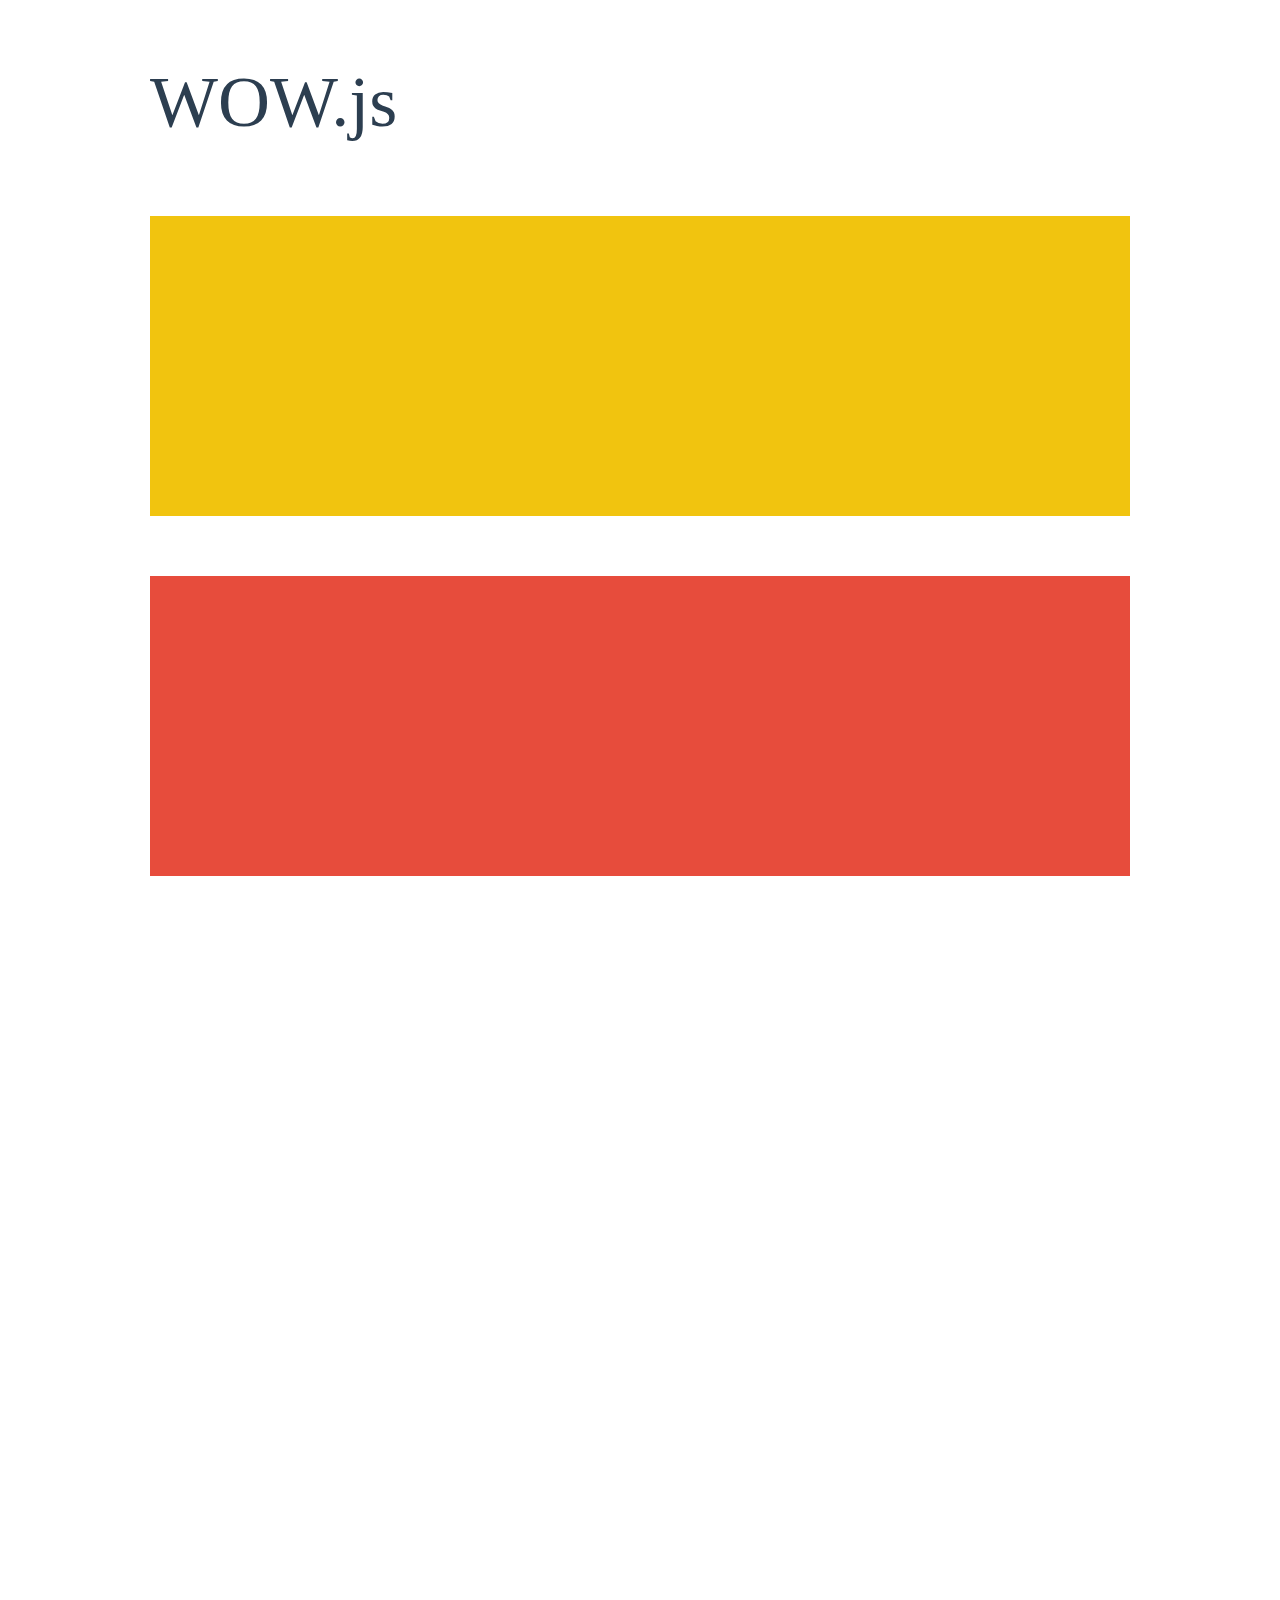
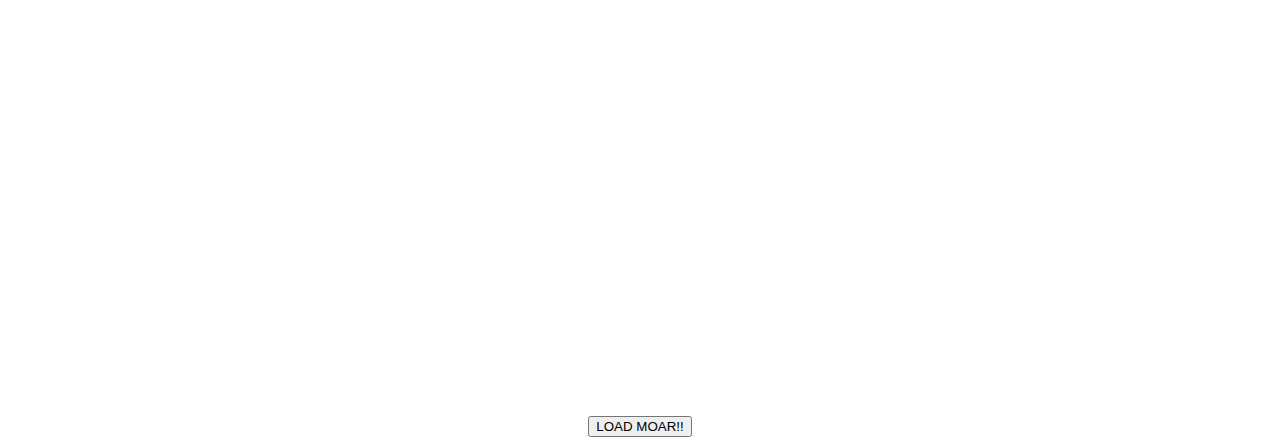
<file: asset/WOW-master/WOW-master/demo.html>
<!doctype html>

<html lang="en">
<head>
  <meta charset="utf-8">
  <title>WOW</title>
  <link rel="stylesheet" href="css/libs/animate.css">
  <link rel="stylesheet" href="css/site.css">
  <style>
    .wow:first-child {
      visibility: hidden;
    }
  </style>
  <!--[if IE]>
    <script src="http://html5shiv.googlecode.com/svn/trunk/html5.js"></script>
  <![endif]-->
</head>

<body>
  <div id="container">
    <header>
      <h1>WOW.js</h1>
    </header>
    <div id="main">
      <section class="wow fadeInDown" style="background-color: #f1c40f;"></section>
      <section class="wow pulse" style="background-color: #e74c3c;" data-wow-iteration="infinite" data-wow-duration="1500ms"></section>
      <section class="section--purple wow slideInRight" data-wow-delay="2s"></section>
      <section class="section--blue wow bounceInLeft" data-wow-offset="300"></section>
      <section class="section--green wow slideInLeft" data-wow-duration="4s"></section>
      <button id="moar">LOAD MOAR!!</button>
    </div>
  </div>
  <script src="dist/wow.js"></script>
  <script>
    wow = new WOW(
      {
        animateClass: 'animated',
        offset:       100,
        callback:     function(box) {
          console.log("WOW: animating <" + box.tagName.toLowerCase() + ">")
        }
      }
    );
    wow.init();
    document.getElementById('moar').onclick = function() {
      var section = document.createElement('section');
      section.className = 'section--purple wow fadeInDown';
      this.parentNode.insertBefore(section, this);
    };
  </script>
</body>
</html>
</file>
<file: asset/prettyphoto-master/prettyphoto-master/css/prettyPhoto.css>
/* ------------------------------------------------------------------------
	This you can edit.
------------------------------------------------------------------------- */

	/* ----------------------------------
		Default Theme
	----------------------------------- */

	div.pp_default .pp_top,
	div.pp_default .pp_top .pp_middle,
	div.pp_default .pp_top .pp_left,
	div.pp_default .pp_top .pp_right,
	div.pp_default .pp_bottom,
	div.pp_default .pp_bottom .pp_left,
	div.pp_default .pp_bottom .pp_middle,
	div.pp_default .pp_bottom .pp_right { height: 13px; }
	
	div.pp_default .pp_top .pp_left { background: url(../images/prettyPhoto/default/sprite.png) -78px -93px no-repeat; } /* Top left corner */
	div.pp_default .pp_top .pp_middle { background: url(../images/prettyPhoto/default/sprite_x.png) top left repeat-x; } /* Top pattern/color */
	div.pp_default .pp_top .pp_right { background: url(../images/prettyPhoto/default/sprite.png) -112px -93px no-repeat; } /* Top right corner */
	
	div.pp_default .pp_content .ppt { color: #f8f8f8; }
	div.pp_default .pp_content_container .pp_left { background: url(../images/prettyPhoto/default/sprite_y.png) -7px 0 repeat-y; padding-left: 13px; }
	div.pp_default .pp_content_container .pp_right { background: url(../images/prettyPhoto/default/sprite_y.png) top right repeat-y; padding-right: 13px; }
	div.pp_default .pp_content { background-color: #fff; } /* Content background */
	div.pp_default .pp_next:hover { background: url(../images/prettyPhoto/default/sprite_next.png) center right  no-repeat; cursor: pointer; } /* Next button */
	div.pp_default .pp_previous:hover { background: url(../images/prettyPhoto/default/sprite_prev.png) center left no-repeat; cursor: pointer; } /* Previous button */
	div.pp_default .pp_expand { background: url(../images/prettyPhoto/default/sprite.png) 0 -29px no-repeat; cursor: pointer; width: 28px; height: 28px; } /* Expand button */
	div.pp_default .pp_expand:hover { background: url(../images/prettyPhoto/default/sprite.png) 0 -56px no-repeat; cursor: pointer; } /* Expand button hover */
	div.pp_default .pp_contract { background: url(../images/prettyPhoto/default/sprite.png) 0 -84px no-repeat; cursor: pointer; width: 28px; height: 28px; } /* Contract button */
	div.pp_default .pp_contract:hover { background: url(../images/prettyPhoto/default/sprite.png) 0 -113px no-repeat; cursor: pointer; } /* Contract button hover */
	div.pp_default .pp_close { width: 30px; height: 30px; background: url(../images/prettyPhoto/default/sprite.png) 2px 1px no-repeat; cursor: pointer; } /* Close button */
	div.pp_default #pp_full_res .pp_inline { color: #000; } 
	div.pp_default .pp_gallery ul li a { background: url(../images/prettyPhoto/default/default_thumb.png) center center #f8f8f8; border:1px solid #aaa; }
	div.pp_default .pp_gallery ul li a:hover,
	div.pp_default .pp_gallery ul li.selected a { border-color: #fff; }
	div.pp_default .pp_social { margin-top: 7px; }

	div.pp_default .pp_gallery a.pp_arrow_previous,
	div.pp_default .pp_gallery a.pp_arrow_next { position: static; left: auto; }
	div.pp_default .pp_nav .pp_play,
	div.pp_default .pp_nav .pp_pause { background: url(../images/prettyPhoto/default/sprite.png) -51px 1px no-repeat; height:30px; width:30px; }
	div.pp_default .pp_nav .pp_pause { background-position: -51px -29px; }
	div.pp_default .pp_details { position: relative; }
	div.pp_default a.pp_arrow_previous,
	div.pp_default a.pp_arrow_next { background: url(../images/prettyPhoto/default/sprite.png) -31px -3px no-repeat; height: 20px; margin: 4px 0 0 0; width: 20px; }
	div.pp_default a.pp_arrow_next { left: 52px; background-position: -82px -3px; } /* The next arrow in the bottom nav */
	div.pp_default .pp_content_container .pp_details { margin-top: 5px; }
	div.pp_default .pp_nav { clear: none; height: 30px; width: 110px; position: relative; }
	div.pp_default .pp_nav .currentTextHolder{ font-family: Georgia; font-style: italic; color:#999; font-size: 11px; left: 75px; line-height: 25px; margin: 0; padding: 0 0 0 10px; position: absolute; top: 2px; }
	
	div.pp_default .pp_close:hover, div.pp_default .pp_nav .pp_play:hover, div.pp_default .pp_nav .pp_pause:hover, div.pp_default .pp_arrow_next:hover, div.pp_default .pp_arrow_previous:hover { opacity:0.7; }

	div.pp_default .pp_description{ font-size: 11px; font-weight: bold; line-height: 14px; margin: 5px 50px 5px 0; }

	div.pp_default .pp_bottom .pp_left { background: url(../images/prettyPhoto/default/sprite.png) -78px -127px no-repeat; } /* Bottom left corner */
	div.pp_default .pp_bottom .pp_middle { background: url(../images/prettyPhoto/default/sprite_x.png) bottom left repeat-x; } /* Bottom pattern/color */
	div.pp_default .pp_bottom .pp_right { background: url(../images/prettyPhoto/default/sprite.png) -112px -127px no-repeat; } /* Bottom right corner */

	div.pp_default .pp_loaderIcon { background: url(../images/prettyPhoto/default/loader.gif) center center no-repeat; } /* Loader icon */

	
	/* ----------------------------------
		Light Rounded Theme
	----------------------------------- */


	div.light_rounded .pp_top .pp_left { background: url(../images/prettyPhoto/light_rounded/sprite.png) -88px -53px no-repeat; } /* Top left corner */
	div.light_rounded .pp_top .pp_middle { background: #fff; } /* Top pattern/color */
	div.light_rounded .pp_top .pp_right { background: url(../images/prettyPhoto/light_rounded/sprite.png) -110px -53px no-repeat; } /* Top right corner */
	
	div.light_rounded .pp_content .ppt { color: #000; }
	div.light_rounded .pp_content_container .pp_left,
	div.light_rounded .pp_content_container .pp_right { background: #fff; }
	div.light_rounded .pp_content { background-color: #fff; } /* Content background */
	div.light_rounded .pp_next:hover { background: url(../images/prettyPhoto/light_rounded/btnNext.png) center right  no-repeat; cursor: pointer; } /* Next button */
	div.light_rounded .pp_previous:hover { background: url(../images/prettyPhoto/light_rounded/btnPrevious.png) center left no-repeat; cursor: pointer; } /* Previous button */
	div.light_rounded .pp_expand { background: url(../images/prettyPhoto/light_rounded/sprite.png) -31px -26px no-repeat; cursor: pointer; } /* Expand button */
	div.light_rounded .pp_expand:hover { background: url(../images/prettyPhoto/light_rounded/sprite.png) -31px -47px no-repeat; cursor: pointer; } /* Expand button hover */
	div.light_rounded .pp_contract { background: url(../images/prettyPhoto/light_rounded/sprite.png) 0 -26px no-repeat; cursor: pointer; } /* Contract button */
	div.light_rounded .pp_contract:hover { background: url(../images/prettyPhoto/light_rounded/sprite.png) 0 -47px no-repeat; cursor: pointer; } /* Contract button hover */
	div.light_rounded .pp_close { width: 75px; height: 22px; background: url(../images/prettyPhoto/light_rounded/sprite.png) -1px -1px no-repeat; cursor: pointer; } /* Close button */
	div.light_rounded .pp_details { position: relative; }
	div.light_rounded .pp_description { margin-right: 85px; }
	div.light_rounded #pp_full_res .pp_inline { color: #000; } 
	div.light_rounded .pp_gallery a.pp_arrow_previous,
	div.light_rounded .pp_gallery a.pp_arrow_next { margin-top: 12px !important; }
	div.light_rounded .pp_nav .pp_play { background: url(../images/prettyPhoto/light_rounded/sprite.png) -1px -100px no-repeat; height: 15px; width: 14px; }
	div.light_rounded .pp_nav .pp_pause { background: url(../images/prettyPhoto/light_rounded/sprite.png) -24px -100px no-repeat; height: 15px; width: 14px; }

	div.light_rounded .pp_arrow_previous { background: url(../images/prettyPhoto/light_rounded/sprite.png) 0 -71px no-repeat; } /* The previous arrow in the bottom nav */
		div.light_rounded .pp_arrow_previous.disabled { background-position: 0 -87px; cursor: default; }
	div.light_rounded .pp_arrow_next { background: url(../images/prettyPhoto/light_rounded/sprite.png) -22px -71px no-repeat; } /* The next arrow in the bottom nav */
		div.light_rounded .pp_arrow_next.disabled { background-position: -22px -87px; cursor: default; }

	div.light_rounded .pp_bottom .pp_left { background: url(../images/prettyPhoto/light_rounded/sprite.png) -88px -80px no-repeat; } /* Bottom left corner */
	div.light_rounded .pp_bottom .pp_middle { background: #fff; } /* Bottom pattern/color */
	div.light_rounded .pp_bottom .pp_right { background: url(../images/prettyPhoto/light_rounded/sprite.png) -110px -80px no-repeat; } /* Bottom right corner */

	div.light_rounded .pp_loaderIcon { background: url(../images/prettyPhoto/light_rounded/loader.gif) center center no-repeat; } /* Loader icon */
	
	/* ----------------------------------
		Dark Rounded Theme
	----------------------------------- */
	
	div.dark_rounded .pp_top .pp_left { background: url(../images/prettyPhoto/dark_rounded/sprite.png) -88px -53px no-repeat; } /* Top left corner */
	div.dark_rounded .pp_top .pp_middle { background: url(../images/prettyPhoto/dark_rounded/contentPattern.png) top left repeat; } /* Top pattern/color */
	div.dark_rounded .pp_top .pp_right { background: url(../images/prettyPhoto/dark_rounded/sprite.png) -110px -53px no-repeat; } /* Top right corner */
	
	div.dark_rounded .pp_content_container .pp_left { background: url(../images/prettyPhoto/dark_rounded/contentPattern.png) top left repeat-y; } /* Left Content background */
	div.dark_rounded .pp_content_container .pp_right { background: url(../images/prettyPhoto/dark_rounded/contentPattern.png) top right repeat-y; } /* Right Content background */
	div.dark_rounded .pp_content { background: url(../images/prettyPhoto/dark_rounded/contentPattern.png) top left repeat; } /* Content background */
	div.dark_rounded .pp_next:hover { background: url(../images/prettyPhoto/dark_rounded/btnNext.png) center right  no-repeat; cursor: pointer; } /* Next button */
	div.dark_rounded .pp_previous:hover { background: url(../images/prettyPhoto/dark_rounded/btnPrevious.png) center left no-repeat; cursor: pointer; } /* Previous button */
	div.dark_rounded .pp_expand { background: url(../images/prettyPhoto/dark_rounded/sprite.png) -31px -26px no-repeat; cursor: pointer; } /* Expand button */
	div.dark_rounded .pp_expand:hover { background: url(../images/prettyPhoto/dark_rounded/sprite.png) -31px -47px no-repeat; cursor: pointer; } /* Expand button hover */
	div.dark_rounded .pp_contract { background: url(../images/prettyPhoto/dark_rounded/sprite.png) 0 -26px no-repeat; cursor: pointer; } /* Contract button */
	div.dark_rounded .pp_contract:hover { background: url(../images/prettyPhoto/dark_rounded/sprite.png) 0 -47px no-repeat; cursor: pointer; } /* Contract button hover */
	div.dark_rounded .pp_close { width: 75px; height: 22px; background: url(../images/prettyPhoto/dark_rounded/sprite.png) -1px -1px no-repeat; cursor: pointer; } /* Close button */
	div.dark_rounded .pp_details { position: relative; }
	div.dark_rounded .pp_description { margin-right: 85px; }
	div.dark_rounded .currentTextHolder { color: #c4c4c4; }
	div.dark_rounded .pp_description { color: #fff; }
	div.dark_rounded #pp_full_res .pp_inline { color: #fff; }
	div.dark_rounded .pp_gallery a.pp_arrow_previous,
	div.dark_rounded .pp_gallery a.pp_arrow_next { margin-top: 12px !important; }
	div.dark_rounded .pp_nav .pp_play { background: url(../images/prettyPhoto/dark_rounded/sprite.png) -1px -100px no-repeat; height: 15px; width: 14px; }
	div.dark_rounded .pp_nav .pp_pause { background: url(../images/prettyPhoto/dark_rounded/sprite.png) -24px -100px no-repeat; height: 15px; width: 14px; }

	div.dark_rounded .pp_arrow_previous { background: url(../images/prettyPhoto/dark_rounded/sprite.png) 0 -71px no-repeat; } /* The previous arrow in the bottom nav */
		div.dark_rounded .pp_arrow_previous.disabled { background-position: 0 -87px; cursor: default; }
	div.dark_rounded .pp_arrow_next { background: url(../images/prettyPhoto/dark_rounded/sprite.png) -22px -71px no-repeat; } /* The next arrow in the bottom nav */
		div.dark_rounded .pp_arrow_next.disabled { background-position: -22px -87px; cursor: default; }

	div.dark_rounded .pp_bottom .pp_left { background: url(../images/prettyPhoto/dark_rounded/sprite.png) -88px -80px no-repeat; } /* Bottom left corner */
	div.dark_rounded .pp_bottom .pp_middle { background: url(../images/prettyPhoto/dark_rounded/contentPattern.png) top left repeat; } /* Bottom pattern/color */
	div.dark_rounded .pp_bottom .pp_right { background: url(../images/prettyPhoto/dark_rounded/sprite.png) -110px -80px no-repeat; } /* Bottom right corner */

	div.dark_rounded .pp_loaderIcon { background: url(../images/prettyPhoto/dark_rounded/loader.gif) center center no-repeat; } /* Loader icon */
	
	
	/* ----------------------------------
		Dark Square Theme
	----------------------------------- */
	
	div.dark_square .pp_left ,
	div.dark_square .pp_middle,
	div.dark_square .pp_right,
	div.dark_square .pp_content { background: #000; }
	
	div.dark_square .currentTextHolder { color: #c4c4c4; }
	div.dark_square .pp_description { color: #fff; }
	div.dark_square .pp_loaderIcon { background: url(../images/prettyPhoto/dark_square/loader.gif) center center no-repeat; } /* Loader icon */
	
	div.dark_square .pp_expand { background: url(../images/prettyPhoto/dark_square/sprite.png) -31px -26px no-repeat; cursor: pointer; } /* Expand button */
	div.dark_square .pp_expand:hover { background: url(../images/prettyPhoto/dark_square/sprite.png) -31px -47px no-repeat; cursor: pointer; } /* Expand button hover */
	div.dark_square .pp_contract { background: url(../images/prettyPhoto/dark_square/sprite.png) 0 -26px no-repeat; cursor: pointer; } /* Contract button */
	div.dark_square .pp_contract:hover { background: url(../images/prettyPhoto/dark_square/sprite.png) 0 -47px no-repeat; cursor: pointer; } /* Contract button hover */
	div.dark_square .pp_close { width: 75px; height: 22px; background: url(../images/prettyPhoto/dark_square/sprite.png) -1px -1px no-repeat; cursor: pointer; } /* Close button */
	div.dark_square .pp_details { position: relative; }
	div.dark_square .pp_description { margin: 0 85px 0 0; }
	div.dark_square #pp_full_res .pp_inline { color: #fff; }
	div.dark_square .pp_gallery a.pp_arrow_previous,
	div.dark_square .pp_gallery a.pp_arrow_next { margin-top: 12px !important; }
	div.dark_square .pp_nav { clear: none; }
	div.dark_square .pp_nav .pp_play { background: url(../images/prettyPhoto/dark_square/sprite.png) -1px -100px no-repeat; height: 15px; width: 14px; }
	div.dark_square .pp_nav .pp_pause { background: url(../images/prettyPhoto/dark_square/sprite.png) -24px -100px no-repeat; height: 15px; width: 14px; }
	
	div.dark_square .pp_arrow_previous { background: url(../images/prettyPhoto/dark_square/sprite.png) 0 -71px no-repeat; } /* The previous arrow in the bottom nav */
		div.dark_square .pp_arrow_previous.disabled { background-position: 0 -87px; cursor: default; }
	div.dark_square .pp_arrow_next { background: url(../images/prettyPhoto/dark_square/sprite.png) -22px -71px no-repeat; } /* The next arrow in the bottom nav */
		div.dark_square .pp_arrow_next.disabled { background-position: -22px -87px; cursor: default; }
	
	div.dark_square .pp_next:hover { background: url(../images/prettyPhoto/dark_square/btnNext.png) center right  no-repeat; cursor: pointer; } /* Next button */
	div.dark_square .pp_previous:hover { background: url(../images/prettyPhoto/dark_square/btnPrevious.png) center left no-repeat; cursor: pointer; } /* Previous button */


	/* ----------------------------------
		Light Square Theme
	----------------------------------- */
	
	div.light_square .pp_left ,
	div.light_square .pp_middle,
	div.light_square .pp_right,
	div.light_square .pp_content { background: #fff; }
	
	div.light_square .pp_content .ppt { color: #000; }
	div.light_square .pp_expand { background: url(../images/prettyPhoto/light_square/sprite.png) -31px -26px no-repeat; cursor: pointer; } /* Expand button */
	div.light_square .pp_expand:hover { background: url(../images/prettyPhoto/light_square/sprite.png) -31px -47px no-repeat; cursor: pointer; } /* Expand button hover */
	div.light_square .pp_contract { background: url(../images/prettyPhoto/light_square/sprite.png) 0 -26px no-repeat; cursor: pointer; } /* Contract button */
	div.light_square .pp_contract:hover { background: url(../images/prettyPhoto/light_square/sprite.png) 0 -47px no-repeat; cursor: pointer; } /* Contract button hover */
	div.light_square .pp_close { width: 75px; height: 22px; background: url(../images/prettyPhoto/light_square/sprite.png) -1px -1px no-repeat; cursor: pointer; } /* Close button */
	div.light_square .pp_details { position: relative; }
	div.light_square .pp_description { margin-right: 85px; }
	div.light_square #pp_full_res .pp_inline { color: #000; }
	div.light_square .pp_gallery a.pp_arrow_previous,
	div.light_square .pp_gallery a.pp_arrow_next { margin-top: 12px !important; }
	div.light_square .pp_nav .pp_play { background: url(../images/prettyPhoto/light_square/sprite.png) -1px -100px no-repeat; height: 15px; width: 14px; }
	div.light_square .pp_nav .pp_pause { background: url(../images/prettyPhoto/light_square/sprite.png) -24px -100px no-repeat; height: 15px; width: 14px; }
	
	div.light_square .pp_arrow_previous { background: url(../images/prettyPhoto/light_square/sprite.png) 0 -71px no-repeat; } /* The previous arrow in the bottom nav */
		div.light_square .pp_arrow_previous.disabled { background-position: 0 -87px; cursor: default; }
	div.light_square .pp_arrow_next { background: url(../images/prettyPhoto/light_square/sprite.png) -22px -71px no-repeat; } /* The next arrow in the bottom nav */
		div.light_square .pp_arrow_next.disabled { background-position: -22px -87px; cursor: default; }
	
	div.light_square .pp_next:hover { background: url(../images/prettyPhoto/light_square/btnNext.png) center right  no-repeat; cursor: pointer; } /* Next button */
	div.light_square .pp_previous:hover { background: url(../images/prettyPhoto/light_square/btnPrevious.png) center left no-repeat; cursor: pointer; } /* Previous button */
	
	div.light_square .pp_loaderIcon { background: url(../images/prettyPhoto/light_rounded/loader.gif) center center no-repeat; } /* Loader icon */


	/* ----------------------------------
		Facebook style Theme
	----------------------------------- */
	
	div.facebook .pp_top .pp_left { background: url(../images/prettyPhoto/facebook/sprite.png) -88px -53px no-repeat; } /* Top left corner */
	div.facebook .pp_top .pp_middle { background: url(../images/prettyPhoto/facebook/contentPatternTop.png) top left repeat-x; } /* Top pattern/color */
	div.facebook .pp_top .pp_right { background: url(../images/prettyPhoto/facebook/sprite.png) -110px -53px no-repeat; } /* Top right corner */
	
	div.facebook .pp_content .ppt { color: #000; }
	div.facebook .pp_content_container .pp_left { background: url(../images/prettyPhoto/facebook/contentPatternLeft.png) top left repeat-y; } /* Content background */
	div.facebook .pp_content_container .pp_right { background: url(../images/prettyPhoto/facebook/contentPatternRight.png) top right repeat-y; } /* Content background */
	div.facebook .pp_content { background: #fff; } /* Content background */
	div.facebook .pp_expand { background: url(../images/prettyPhoto/facebook/sprite.png) -31px -26px no-repeat; cursor: pointer; } /* Expand button */
	div.facebook .pp_expand:hover { background: url(../images/prettyPhoto/facebook/sprite.png) -31px -47px no-repeat; cursor: pointer; } /* Expand button hover */
	div.facebook .pp_contract { background: url(../images/prettyPhoto/facebook/sprite.png) 0 -26px no-repeat; cursor: pointer; } /* Contract button */
	div.facebook .pp_contract:hover { background: url(../images/prettyPhoto/facebook/sprite.png) 0 -47px no-repeat; cursor: pointer; } /* Contract button hover */
	div.facebook .pp_close { width: 22px; height: 22px; background: url(../images/prettyPhoto/facebook/sprite.png) -1px -1px no-repeat; cursor: pointer; } /* Close button */
	div.facebook .pp_details { position: relative; }
	div.facebook .pp_description { margin: 0 37px 0 0; }
	div.facebook #pp_full_res .pp_inline { color: #000; } 
	div.facebook .pp_loaderIcon { background: url(../images/prettyPhoto/facebook/loader.gif) center center no-repeat; } /* Loader icon */
	
	div.facebook .pp_arrow_previous { background: url(../images/prettyPhoto/facebook/sprite.png) 0 -71px no-repeat; height: 22px; margin-top: 0; width: 22px; } /* The previous arrow in the bottom nav */
		div.facebook .pp_arrow_previous.disabled { background-position: 0 -96px; cursor: default; }
	div.facebook .pp_arrow_next { background: url(../images/prettyPhoto/facebook/sprite.png) -32px -71px no-repeat; height: 22px; margin-top: 0; width: 22px; } /* The next arrow in the bottom nav */
		div.facebook .pp_arrow_next.disabled { background-position: -32px -96px; cursor: default; }
	div.facebook .pp_nav { margin-top: 0; }
	div.facebook .pp_nav p { font-size: 15px; padding: 0 3px 0 4px; }
	div.facebook .pp_nav .pp_play { background: url(../images/prettyPhoto/facebook/sprite.png) -1px -123px no-repeat; height: 22px; width: 22px; }
	div.facebook .pp_nav .pp_pause { background: url(../images/prettyPhoto/facebook/sprite.png) -32px -123px no-repeat; height: 22px; width: 22px; }
	
	div.facebook .pp_next:hover { background: url(../images/prettyPhoto/facebook/btnNext.png) center right no-repeat; cursor: pointer; } /* Next button */
	div.facebook .pp_previous:hover { background: url(../images/prettyPhoto/facebook/btnPrevious.png) center left no-repeat; cursor: pointer; } /* Previous button */
	
	div.facebook .pp_bottom .pp_left { background: url(../images/prettyPhoto/facebook/sprite.png) -88px -80px no-repeat; } /* Bottom left corner */
	div.facebook .pp_bottom .pp_middle { background: url(../images/prettyPhoto/facebook/contentPatternBottom.png) top left repeat-x; } /* Bottom pattern/color */
	div.facebook .pp_bottom .pp_right { background: url(../images/prettyPhoto/facebook/sprite.png) -110px -80px no-repeat; } /* Bottom right corner */


/* ------------------------------------------------------------------------
	DO NOT CHANGE
------------------------------------------------------------------------- */

	div.pp_pic_holder a:focus { outline:none; }

	div.pp_overlay {
		background: #000;
		display: none;
		left: 0;
		position: absolute;
		top: 0;
		width: 100%;
		z-index: 9500;
	}
	
	div.pp_pic_holder {
		display: none;
		position: absolute;
		width: 100px;
		z-index: 10000;
	}

		
		.pp_top {
			height: 20px;
			position: relative;
		}
			* html .pp_top { padding: 0 20px; }
		
			.pp_top .pp_left {
				height: 20px;
				left: 0;
				position: absolute;
				width: 20px;
			}
			.pp_top .pp_middle {
				height: 20px;
				left: 20px;
				position: absolute;
				right: 20px;
			}
				* html .pp_top .pp_middle {
					left: 0;
					position: static;
				}
			
			.pp_top .pp_right {
				height: 20px;
				left: auto;
				position: absolute;
				right: 0;
				top: 0;
				width: 20px;
			}
		
		.pp_content { height: 40px; min-width: 40px; }
		* html .pp_content { width: 40px; }
		
		.pp_fade { display: none; }
		
		.pp_content_container {
			position: relative;
			text-align: left;
			width: 100%;
		}
		
			.pp_content_container .pp_left { padding-left: 20px; }
			.pp_content_container .pp_right { padding-right: 20px; }
		
			.pp_content_container .pp_details {
				float: left;
				margin: 10px 0 2px 0;
			}
				.pp_description {
					display: none;
					margin: 0;
				}
				
				.pp_social { float: left; margin: 0; }
				.pp_social .facebook { float: left; margin-left: 5px; width: 55px; overflow: hidden; }
				.pp_social .twitter { float: left; }
				
				.pp_nav {
					clear: right;
					float: left;
					margin: 3px 10px 0 0;
				}
				
					.pp_nav p {
						float: left;
						margin: 2px 4px;
						white-space: nowrap;
					}
					
					.pp_nav .pp_play,
					.pp_nav .pp_pause {
						float: left;
						margin-right: 4px;
						text-indent: -10000px;
					}
				
					a.pp_arrow_previous,
					a.pp_arrow_next {
						display: block;
						float: left;
						height: 15px;
						margin-top: 3px;
						overflow: hidden;
						text-indent: -10000px;
						width: 14px;
					}
		
		.pp_hoverContainer {
			position: absolute;
			top: 0;
			width: 100%;
			z-index: 2000;
		}
		
		.pp_gallery {
			display: none;
			left: 50%;
			margin-top: -50px;
			position: absolute;
			z-index: 10000;
		}
		
			.pp_gallery div {
				float: left;
				overflow: hidden;
				position: relative;
			}
			
			.pp_gallery ul {
				float: left;
				height: 35px;
				margin: 0 0 0 5px;
				padding: 0;
				position: relative;
				white-space: nowrap;
			}
			
			.pp_gallery ul a {
				border: 1px #000 solid;
				border: 1px rgba(0,0,0,0.5) solid;
				display: block;
				float: left;
				height: 33px;
				overflow: hidden;
			}
			
			.pp_gallery ul a:hover,
			.pp_gallery li.selected a { border-color: #fff; }
			
			.pp_gallery ul a img { border: 0; }
			
			.pp_gallery li {
				display: block;
				float: left;
				margin: 0 5px 0 0;
				padding: 0;
			}
			
			.pp_gallery li.default a {
				background: url(../images/prettyPhoto/facebook/default_thumbnail.gif) 0 0 no-repeat;
				display: block;
				height: 33px;
				width: 50px;
			}
			
			.pp_gallery li.default a img { display: none; }
			
			.pp_gallery .pp_arrow_previous,
			.pp_gallery .pp_arrow_next {
				margin-top: 7px !important;
			}
		
		a.pp_next {
			background: url(../images/prettyPhoto/light_rounded/btnNext.png) 10000px 10000px no-repeat;
			display: block;
			float: right;
			height: 100%;
			text-indent: -10000px;
			width: 49%;
		}
			
		a.pp_previous {
			background: url(../images/prettyPhoto/light_rounded/btnNext.png) 10000px 10000px no-repeat;
			display: block;
			float: left;
			height: 100%;
			text-indent: -10000px;
			width: 49%;
		}
		
		a.pp_expand,
		a.pp_contract {
			cursor: pointer;
			display: none;
			height: 20px;	
			position: absolute;
			right: 30px;
			text-indent: -10000px;
			top: 10px;
			width: 20px;
			z-index: 20000;
		}
			
		a.pp_close {
			position: absolute; right: 0; top: 0; 
			display: block;
			line-height:22px;
			text-indent: -10000px;
		}
		
		.pp_bottom {
			height: 20px;
			position: relative;
		}
			* html .pp_bottom { padding: 0 20px; }
			
			.pp_bottom .pp_left {
				height: 20px;
				left: 0;
				position: absolute;
				width: 20px;
			}
			.pp_bottom .pp_middle {
				height: 20px;
				left: 20px;
				position: absolute;
				right: 20px;
			}
				* html .pp_bottom .pp_middle {
					left: 0;
					position: static;
				}
				
			.pp_bottom .pp_right {
				height: 20px;
				left: auto;
				position: absolute;
				right: 0;
				top: 0;
				width: 20px;
			}
		
		.pp_loaderIcon {
			display: block;
			height: 24px;
			left: 50%;
			margin: -12px 0 0 -12px;
			position: absolute;
			top: 50%;
			width: 24px;
		}
		
		#pp_full_res {
			line-height: 1 !important;
		}
		
			#pp_full_res .pp_inline {
				text-align: left;
			}
			
				#pp_full_res .pp_inline p { margin: 0 0 15px 0; }
	
		div.ppt {
			color: #fff;
			display: none;
			font-size: 17px;
			margin: 0 0 5px 15px;
			z-index: 9999;
		}
</file>
<file: asset/WOW-master/WOW-master/css/site.css>
h1 {
  font-size:     72px;
  line-height:   1.5;
  color: #2c3e50;
  font-weight:   100;
}

#container {
  width:  980px;
  margin: 0 auto;
}

section {
  height: 300px;
  margin: 60px 0;
}

.section--purple {
  background-color: #9b59b6;
}

.section--blue {
  background-color: #3498db;
}

.section--green {
  background-color: #2ecc71;
}

#main {
  text-align: center;
}

#more {
  margin: 20px auto 48px;
}
</file>
